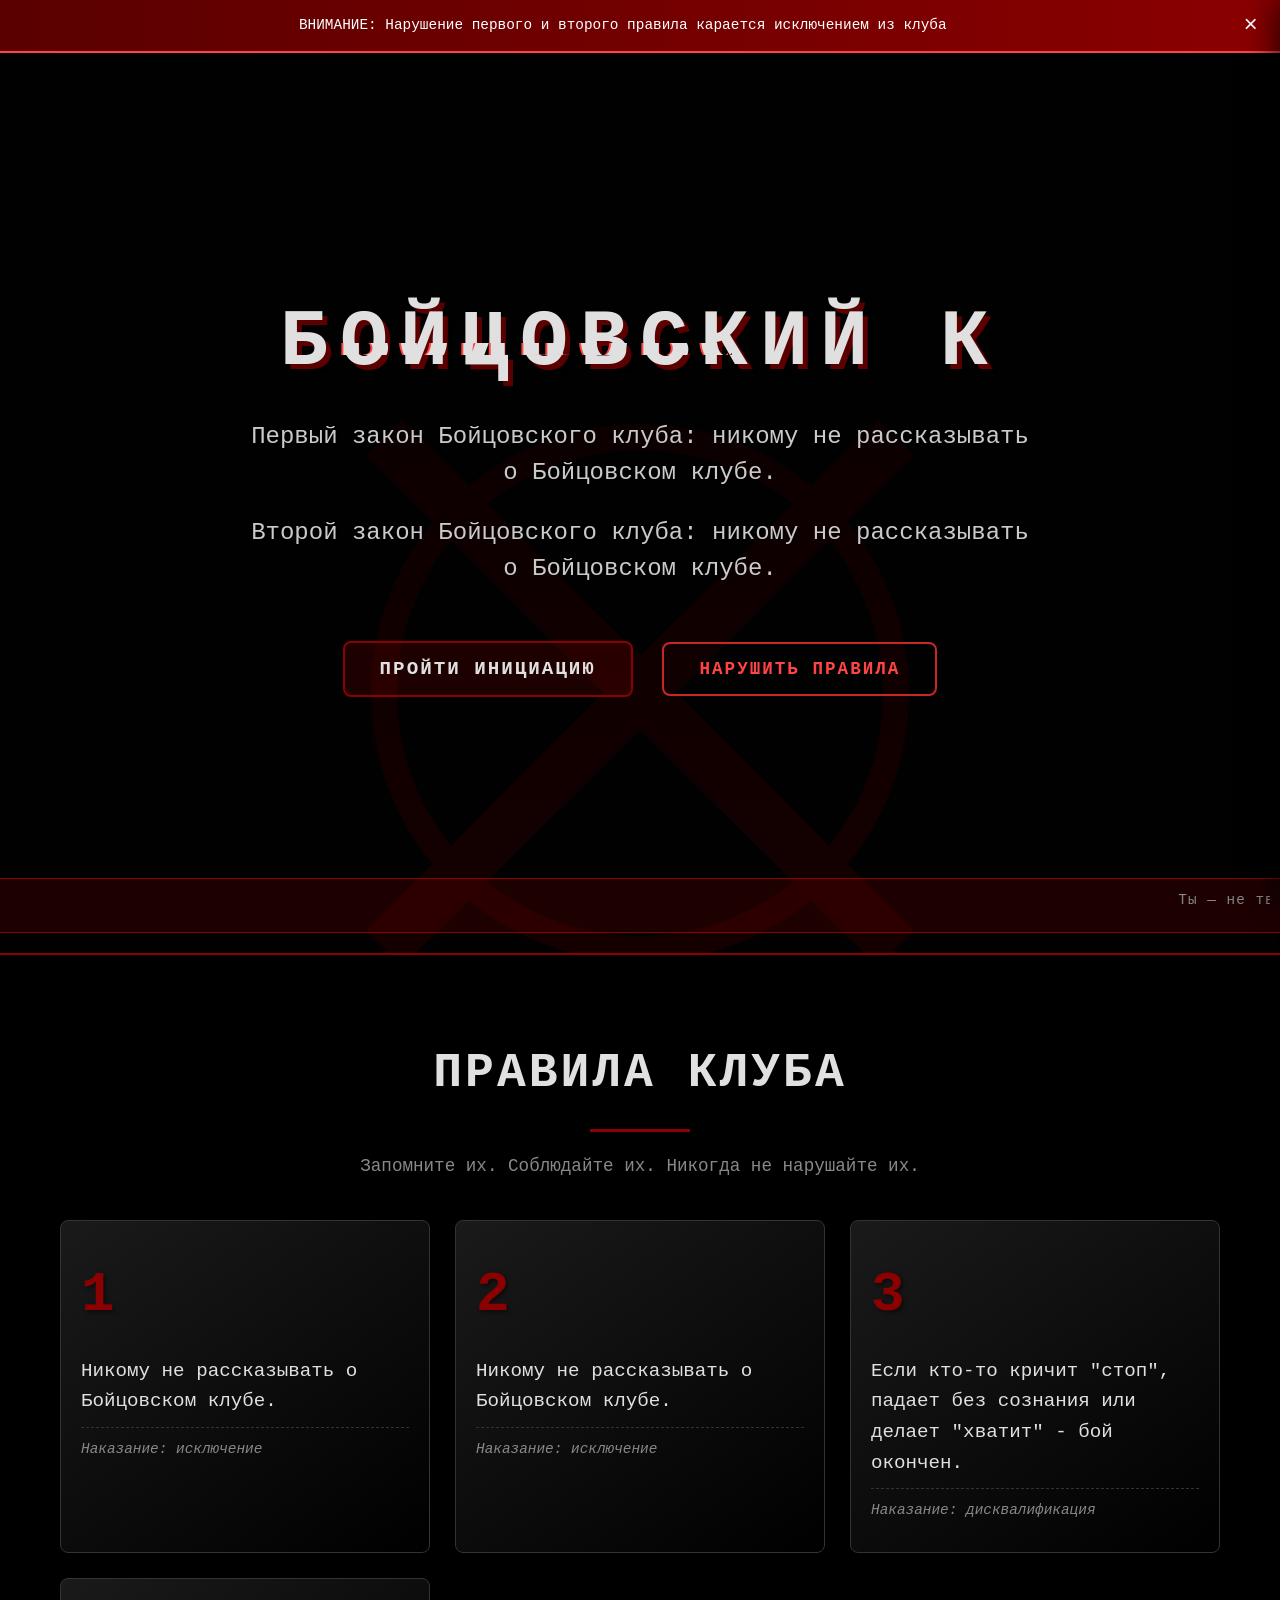
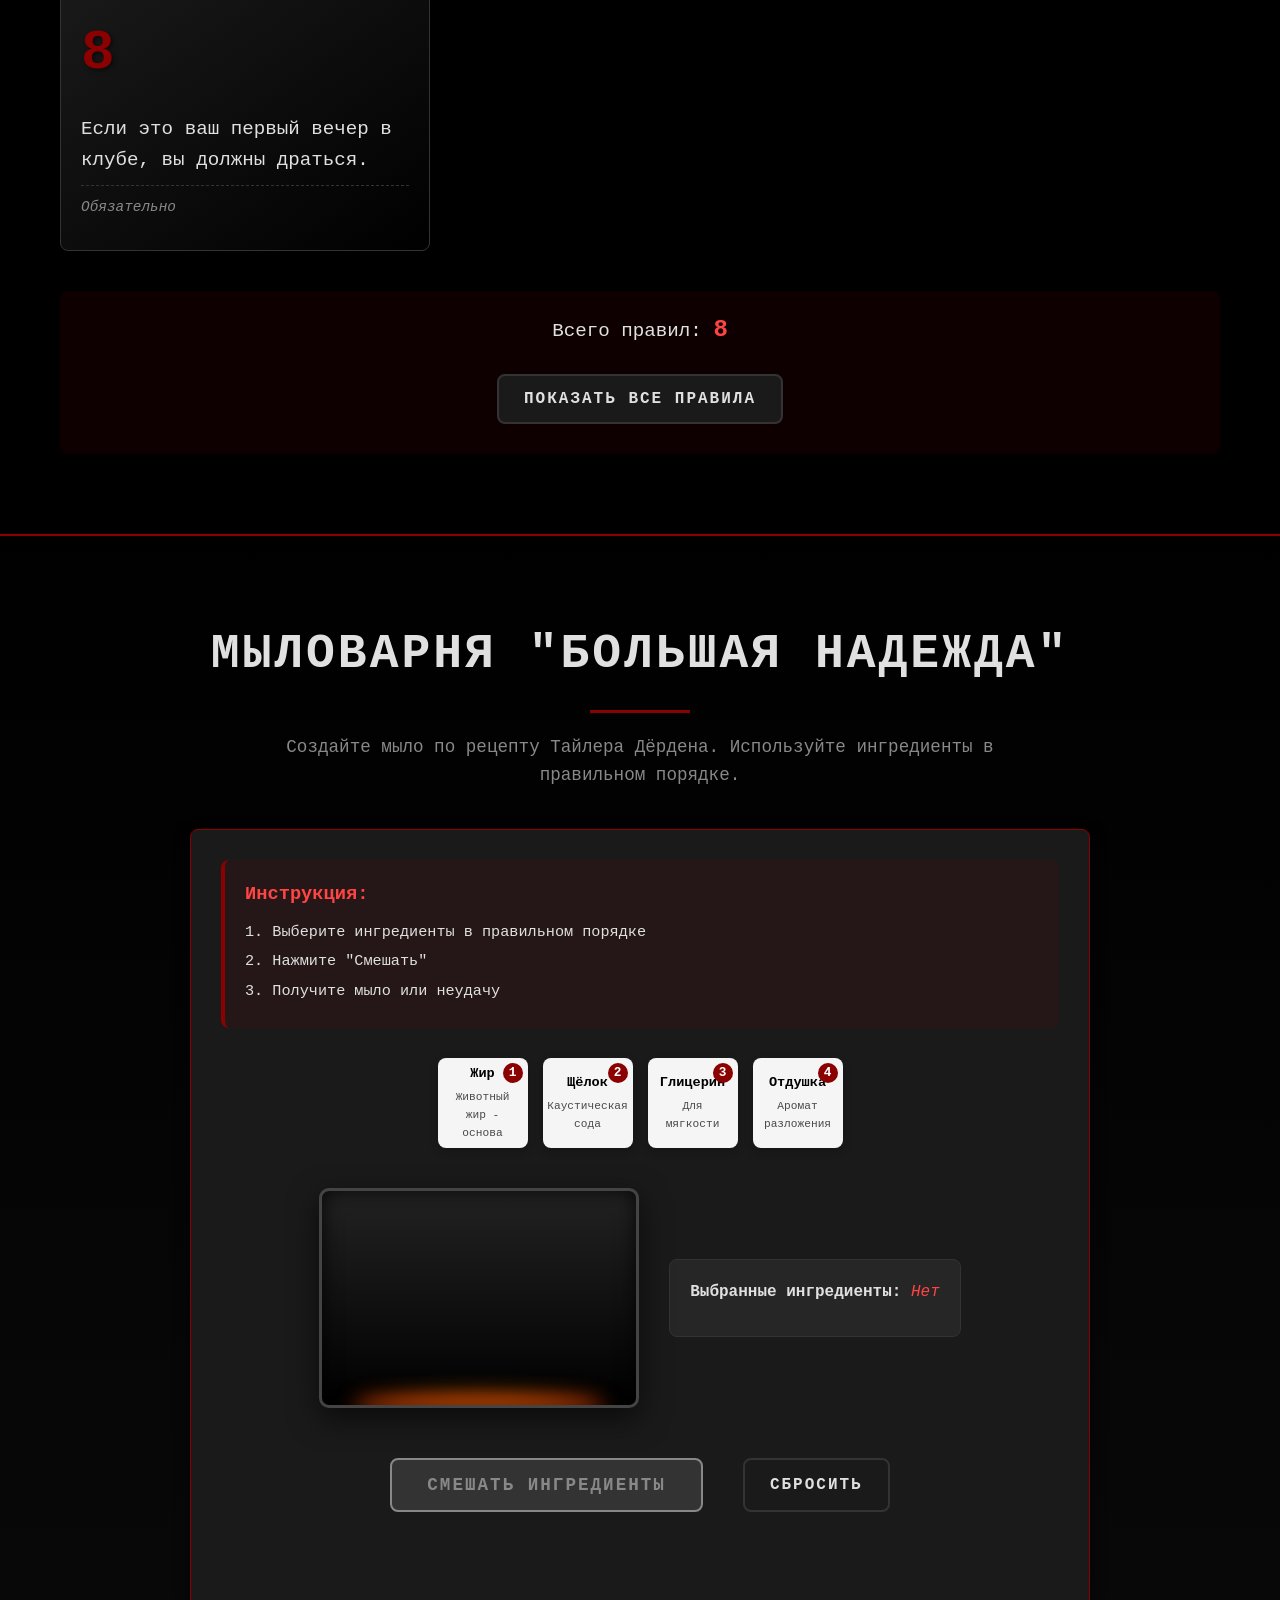
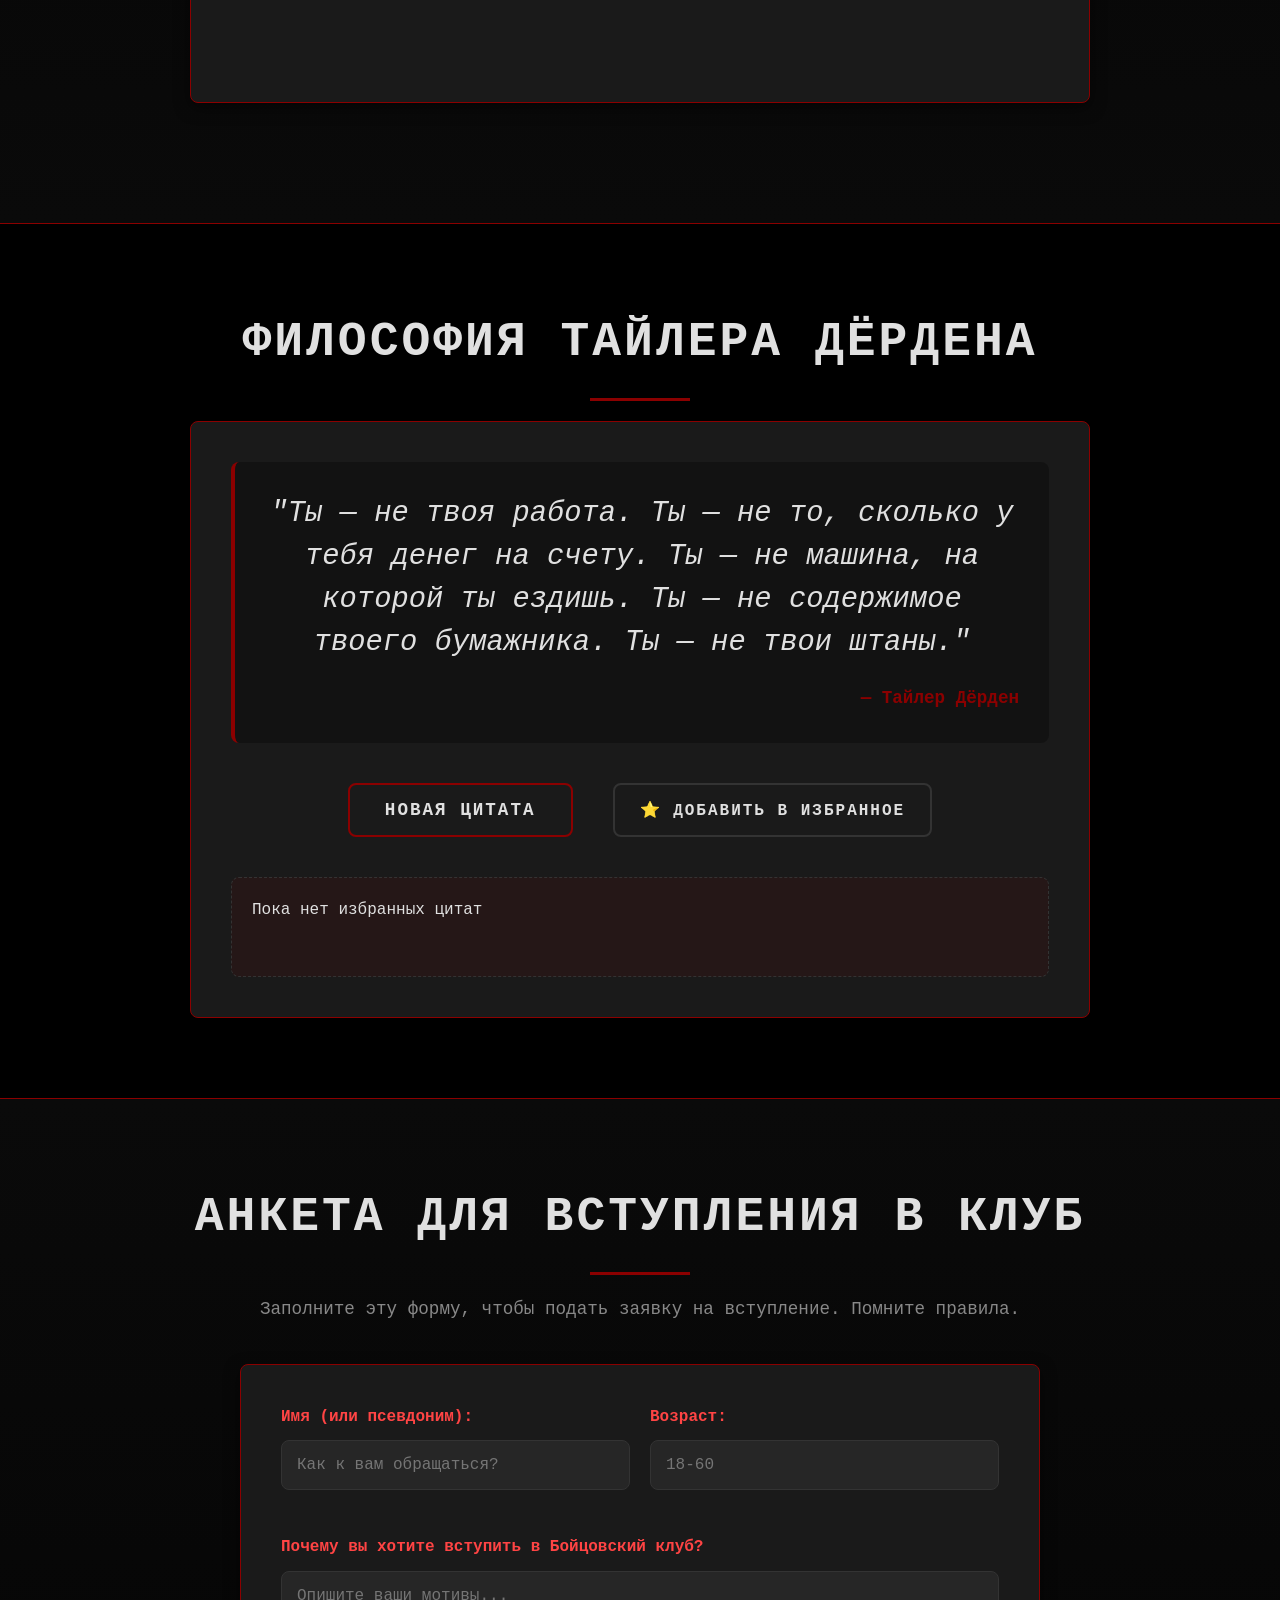
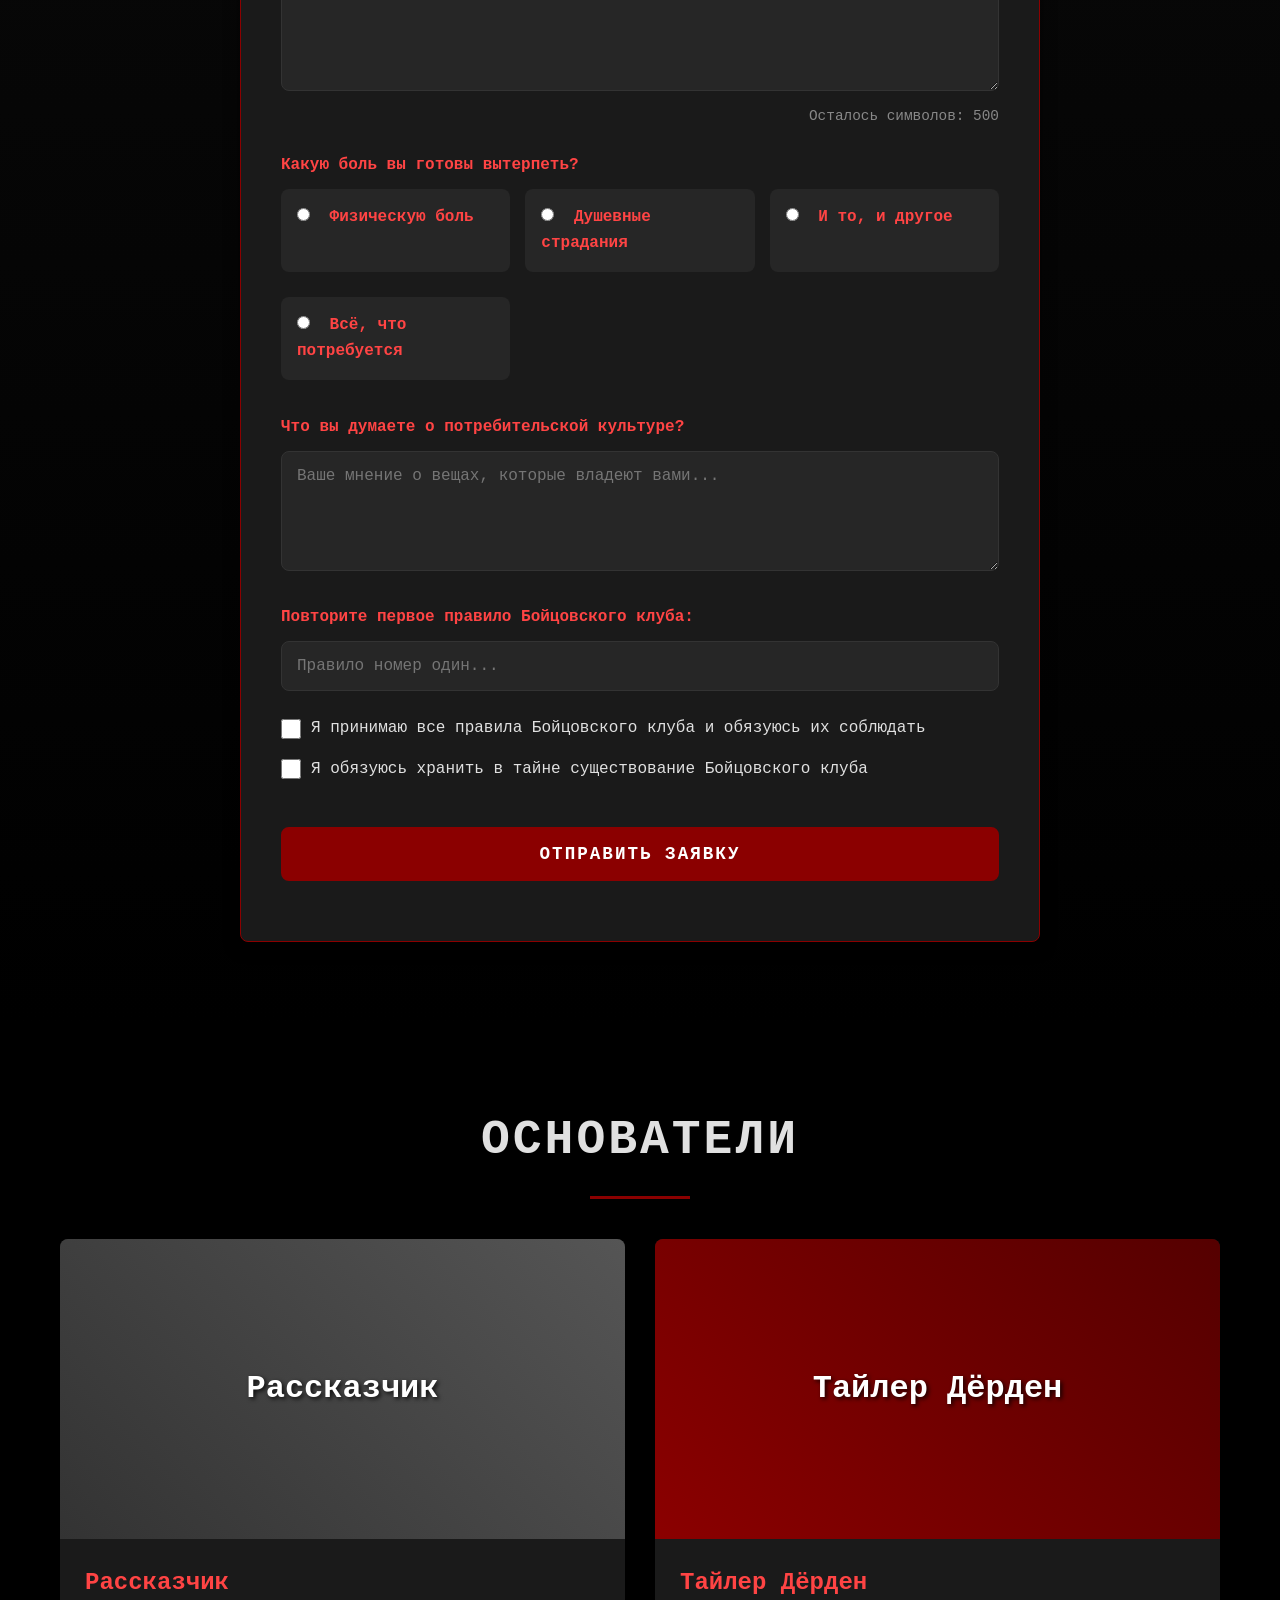
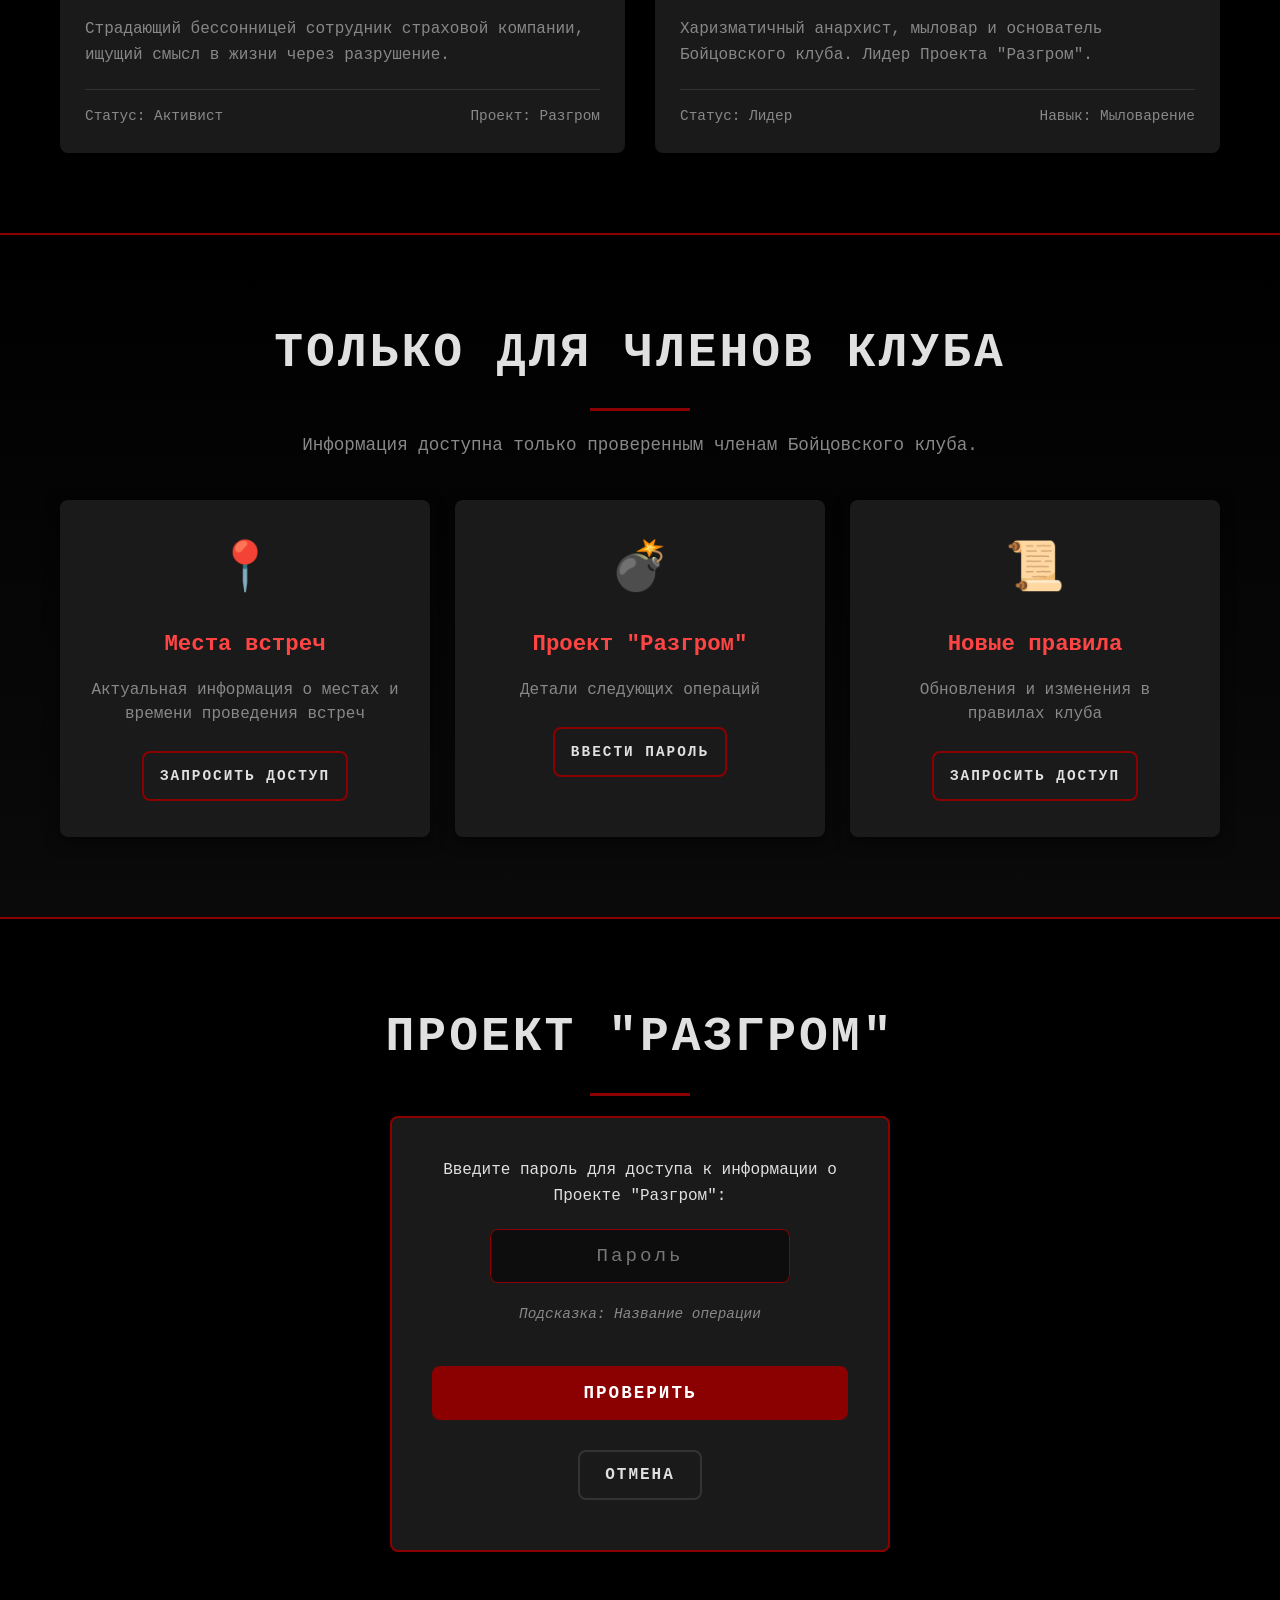
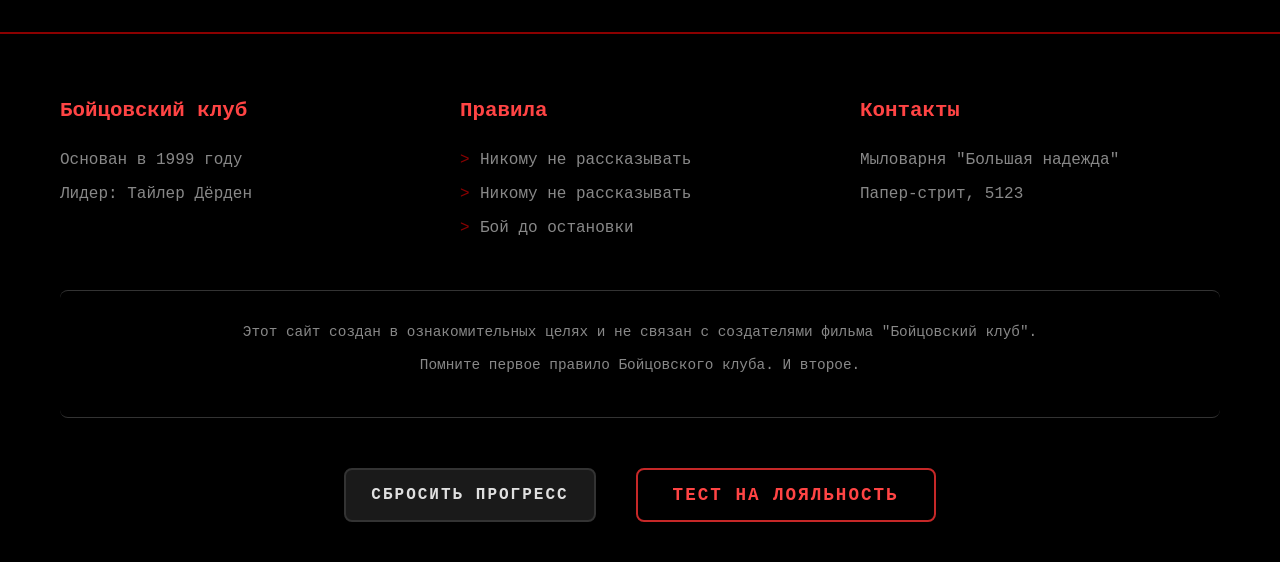
<file: index.html>
<!DOCTYPE html>
<html lang="ru">
<head>
    <meta charset="UTF-8">
    <meta name="viewport" content="width=device-width, initial-scale=1.0">
    <meta name="description" content="Бойцовский клуб - только для избранных. Первое правило: никому не рассказывать о Бойцовском клубе.">
    <title>Бойцовский клуб | Только для избранных</title>
    <link rel="stylesheet" href="css/main.css">
    <link rel="preconnect" href="https://fonts.googleapis.com">
    <link rel="preconnect" href="https://fonts.gstatic.com" crossorigin>
</head>
<body>
    <!-- Баннер предупреждения -->
    <div class="warning-banner" id="warningBanner">
        <span>ВНИМАНИЕ: Нарушение первого и второго правила карается исключением из клуба</span>
        <button class="close-banner" onclick="closeBanner()">×</button>
    </div>
    
    <!-- Мобильное меню -->
    <button class="mobile-menu-btn" id="mobileMenuBtn" aria-label="Открыть меню">☰</button>
    <div class="overlay" id="overlay"></div>
    
    <nav class="mobile-nav" id="mobileNav">
        <button class="close-mobile-menu" onclick="closeMobileMenu()">×</button>
        <a href="#rules" onclick="closeMobileMenu()">Правила</a>
        <a href="#soap-game" onclick="closeMobileMenu()">Мыловарня</a>
        <a href="#philosophy" onclick="closeMobileMenu()">Философия</a>
        <a href="#application" onclick="closeMobileMenu()">Вступление</a>
        <a href="#characters" onclick="closeMobileMenu()">Основатели</a>
        <a href="#members" onclick="closeMobileMenu()">Члены клуба</a>
        <a href="#secret" onclick="closeMobileMenu()">Проект "Разгром"</a>
        <a href="warning.html" onclick="testRules()">Тест на лояльность</a>
    </nav>
    
    <!-- Главный заголовок -->
    <header class="main-header">
        <div class="header-content">
            <h1 class="title glitch" data-text="БОЙЦОВСКИЙ КЛУБ">БОЙЦОВСКИЙ КЛУБ</h1>
            <p class="subtitle">Первый закон Бойцовского клуба: никому не рассказывать о Бойцовском клубе.</p>
            <p class="subtitle">Второй закон Бойцовского клуба: никому не рассказывать о Бойцовском клубе.</p>
            <button class="initiation-btn" onclick="scrollToApplication()">Пройти инициацию</button>
            <button class="warning-btn" onclick="redirectToWarning()">Нарушить правила</button>
        </div>
        <div class="scrolling-text">
            <marquee behavior="scroll" direction="left" scrollamount="3">
                Ты — не твоя работа. Ты — не то, сколько у тебя денег на счету. Ты — не машина, на которой ты ездишь.
            </marquee>
        </div>
    </header>
    
    <!-- Правила клуба -->
    <section class="rules-section" id="rules">
        <div class="container">
            <h2 class="section-title">Правила клуба</h2>
            <p class="section-subtitle">Запомните их. Соблюдайте их. Никогда не нарушайте их.</p>
            
            <div class="rules-container">
                <div class="rule-card" onclick="toggleRule(this)" data-rule="1">
                    <div class="rule-number">1</div>
                    <div class="rule-text">Никому не рассказывать о Бойцовском клубе.</div>
                    <div class="rule-penalty">Наказание: исключение</div>
                </div>
                
                <div class="rule-card" onclick="toggleRule(this)" data-rule="2">
                    <div class="rule-number">2</div>
                    <div class="rule-text">Никому не рассказывать о Бойцовском клубе.</div>
                    <div class="rule-penalty">Наказание: исключение</div>
                </div>
                
                <div class="rule-card" onclick="toggleRule(this)" data-rule="3">
                    <div class="rule-number">3</div>
                    <div class="rule-text">Если кто-то кричит "стоп", падает без сознания или делает "хватит" - бой окончен.</div>
                    <div class="rule-penalty">Наказание: дисквалификация</div>
                </div>
                
                <div class="rule-card" onclick="toggleRule(this)" data-rule="8">
                    <div class="rule-number">8</div>
                    <div class="rule-text">Если это ваш первый вечер в клубе, вы должны драться.</div>
                    <div class="rule-penalty">Обязательно</div>
                </div>
            </div>
            
            <div class="rules-counter">
                <p>Всего правил: <span id="rulesCount">8</span></p>
                <button class="btn-secondary" onclick="showAllRules()">Показать все правила</button>
            </div>
        </div>
    </section>
    
    <!-- Мыловарня -->
    <section class="soap-game-section" id="soap-game">
        <div class="container">
            <h2 class="section-title">Мыловарня "Большая надежда"</h2>
            <p class="section-subtitle">Создайте мыло по рецепту Тайлера Дёрдена. Используйте ингредиенты в правильном порядке.</p>
            
            <div class="soap-game-container">
                <div class="game-instructions">
                    <h3>Инструкция:</h3>
                    <p>1. Выберите ингредиенты в правильном порядке</p>
                    <p>2. Нажмите "Смешать"</p>
                    <p>3. Получите мыло или неудачу</p>
                </div>
                
                <div class="ingredients">
                    <div class="ingredient" data-ingredient="fat" data-order="1">
                        <span>Жир</span>
                        <div class="ingredient-desc">Животный жир - основа</div>
                    </div>
                    <div class="ingredient" data-ingredient="lye" data-order="2">
                        <span>Щёлок</span>
                        <div class="ingredient-desc">Каустическая сода</div>
                    </div>
                    <div class="ingredient" data-ingredient="glycerin" data-order="3">
                        <span>Глицерин</span>
                        <div class="ingredient-desc">Для мягкости</div>
                    </div>
                    <div class="ingredient" data-ingredient="perfume" data-order="4">
                        <span>Отдушка</span>
                        <div class="ingredient-desc">Аромат разложения</div>
                    </div>
                </div>
                
                <div class="game-area">
                    <div class="cauldron" id="cauldron">
                        <div class="cauldron-content" id="cauldronContent"></div>
                        <div class="cauldron-fire"></div>
                    </div>
                    <div class="selected-ingredients" id="selectedIngredients">
                        <p>Выбранные ингредиенты: <span id="ingredientsList">Нет</span></p>
                    </div>
                </div>
                
                <div class="game-controls">
                    <button class="mix-btn" id="mixBtn" onclick="mixIngredients()" disabled>Смешать ингредиенты</button>
                    <button class="btn-secondary" onclick="resetGame()">Сбросить</button>
                </div>
                
                <div class="soap-result">
                    <div id="resultMessage"></div>
                    <div class="crafted-soap" id="craftedSoap">
                        <div class="soap-label">МЫЛО<br>"Большая надежда"</div>
                    </div>
                </div>
            </div>
        </div>
    </section>
    
    <!-- Философия -->
    <section class="philosophy-section" id="philosophy">
        <div class="container">
            <h2 class="section-title">Философия Тайлера Дёрдена</h2>
            <div class="quote-machine">
                <div class="quote-display">
                    <div class="quote" id="quote">"Ты — не твоя работа. Ты — не то, сколько у тебя денег на счету. Ты — не машина, на которой ты ездишь. Ты — не содержимое твоего бумажника. Ты — не твои штаны."</div>
                    <div class="quote-author" id="quoteAuthor">— Тайлер Дёрден</div>
                </div>
                <div class="quote-controls">
                    <button class="new-quote" onclick="newQuote()">Новая цитата</button>
                    <button class="btn-secondary" onclick="addToFavorites()">⭐ Добавить в избранное</button>
                </div>
                <div class="favorites" id="favorites"></div>
            </div>
        </div>
    </section>
    
    <!-- Анкета для вступления -->
    <section class="application-section" id="application">
        <div class="container">
            <h2 class="section-title">Анкета для вступления в клуб</h2>
            <p class="section-subtitle">Заполните эту форму, чтобы подать заявку на вступление. Помните правила.</p>
            
            <div class="application-form">
                <div class="form-row">
                    <div class="form-group">
                        <label for="name">Имя (или псевдоним):</label>
                        <input type="text" id="name" class="form-control" placeholder="Как к вам обращаться?" required>
                    </div>
                    
                    <div class="form-group">
                        <label for="age">Возраст:</label>
                        <input type="number" id="age" class="form-control" min="18" max="60" placeholder="18-60" required>
                    </div>
                </div>
                
                <div class="form-group">
                    <label for="reason">Почему вы хотите вступить в Бойцовский клуб?</label>
                    <textarea id="reason" class="form-control" rows="3" placeholder="Опишите ваши мотивы..." required></textarea>
                    <div class="char-counter">Осталось символов: <span id="reasonCounter">500</span></div>
                </div>
                
                <div class="form-group">
                    <label for="pain">Какую боль вы готовы вытерпеть?</label>
                    <div class="pain-options">
                        <label class="pain-option">
                            <input type="radio" name="pain" value="physical" required>
                            <span>Физическую боль</span>
                        </label>
                        <label class="pain-option">
                            <input type="radio" name="pain" value="emotional">
                            <span>Душевные страдания</span>
                        </label>
                        <label class="pain-option">
                            <input type="radio" name="pain" value="both">
                            <span>И то, и другое</span>
                        </label>
                        <label class="pain-option">
                            <input type="radio" name="pain" value="whatever">
                            <span>Всё, что потребуется</span>
                        </label>
                    </div>
                </div>
                
                <div class="form-group">
                    <label for="consumer">Что вы думаете о потребительской культуре?</label>
                    <textarea id="consumer" class="form-control" rows="2" placeholder="Ваше мнение о вещах, которые владеют вами..." required></textarea>
                </div>
                
                <div class="form-group">
                    <label for="rule1">Повторите первое правило Бойцовского клуба:</label>
                    <input type="text" id="rule1" class="form-control" placeholder="Правило номер один..." required>
                </div>
                
                <div class="form-group">
                    <div class="checkbox-group">
                        <input type="checkbox" id="agreeRules" required>
                        <label for="agreeRules">Я принимаю все правила Бойцовского клуба и обязуюсь их соблюдать</label>
                    </div>
                    <div class="checkbox-group">
                        <input type="checkbox" id="agreeSecrecy" required>
                        <label for="agreeSecrecy">Я обязуюсь хранить в тайне существование Бойцовского клуба</label>
                    </div>
                </div>
                
                <button class="submit-btn" onclick="submitApplication()">Отправить заявку</button>
                <div id="applicationResult"></div>
            </div>
        </div>
    </section>
    
    <!-- Основатели -->
    <section class="character-section" id="characters">
        <div class="container">
            <h2 class="section-title">Основатели</h2>
            <div class="character-grid">
                <div class="character-card">
                    <div class="character-img" style="background: linear-gradient(45deg, #333, #555);">
                        <div class="character-label">Рассказчик</div>
                    </div>
                    <div class="character-info">
                        <h3>Рассказчик</h3>
                        <p>Страдающий бессонницей сотрудник страховой компании, ищущий смысл в жизни через разрушение.</p>
                        <div class="character-stats">
                            <span>Статус: Активист</span>
                            <span>Проект: Разгром</span>
                        </div>
                    </div>
                </div>
                <div class="character-card">
                    <div class="character-img" style="background: linear-gradient(45deg, #8b0000, #550000);">
                        <div class="character-label">Тайлер Дёрден</div>
                    </div>
                    <div class="character-info">
                        <h3>Тайлер Дёрден</h3>
                        <p>Харизматичный анархист, мыловар и основатель Бойцовского клуба. Лидер Проекта "Разгром".</p>
                        <div class="character-stats">
                            <span>Статус: Лидер</span>
                            <span>Навык: Мыловарение</span>
                        </div>
                    </div>
                </div>
            </div>
        </div>
    </section>
    
    <!-- Члены клуба -->
    <section class="members-section" id="members">
        <div class="container">
            <h2 class="section-title">Только для членов клуба</h2>
            <p class="section-subtitle">Информация доступна только проверенным членам Бойцовского клуба.</p>
            
            <div class="members-grid">
                <div class="member-card">
                    <div class="member-icon">📍</div>
                    <h3>Места встреч</h3>
                    <p>Актуальная информация о местах и времени проведения встреч</p>
                    <button class="btn-small" onclick="requestAccess('meetings')">Запросить доступ</button>
                </div>
                <div class="member-card">
                    <div class="member-icon">💣</div>
                    <h3>Проект "Разгром"</h3>
                    <p>Детали следующих операций</p>
                    <button class="btn-small" onclick="showPasswordPrompt()">Ввести пароль</button>
                </div>
                <div class="member-card">
                    <div class="member-icon">📜</div>
                    <h3>Новые правила</h3>
                    <p>Обновления и изменения в правилах клуба</p>
                    <button class="btn-small" onclick="requestAccess('rules')">Запросить доступ</button>
                </div>
            </div>
        </div>
    </section>
    
    <!-- Проект "Разгром" -->
    <section class="secret-section" id="secret">
        <div class="container">
            <h2 class="section-title">Проект "Разгром"</h2>
            <div class="password-prompt" id="passwordPrompt">
                <p>Введите пароль для доступа к информации о Проекте "Разгром":</p>
                <input type="password" class="password-input" id="password" placeholder="Пароль" autocomplete="off">
                <div class="password-hint">Подсказка: Название операции</div>
                <button class="submit-btn" onclick="checkPassword()">Проверить</button>
                <button class="btn-secondary" onclick="hidePasswordPrompt()">Отмена</button>
            </div>
            <div class="secret-content" id="secretContent">
                <h3>Проект "Разгром"</h3>
                <div class="mission-info">
                    <div class="mission-card">
                        <h4>Основная миссия</h4>
                        <p>Уничтожить историю долгов. Стереть кредитные записи. Вернуть общество к нулю.</p>
                    </div>
                    <div class="mission-card">
                        <h4>Следующая цель</h4>
                        <p>Здание Национальной кредитной библиотеки. Взрыв запланирован на 2:14 утра.</p>
                    </div>
                    <div class="mission-card">
                        <h4>Статус</h4>
                        <p>Подготовка завершена. Ожидание сигнала.</p>
                    </div>
                </div>
                <div class="mission-countdown">
                    <h4>До следующей операции:</h4>
                    <div class="countdown-timer" id="countdownTimer">
                        <span>00</span>:<span>00</span>:<span>00</span>
                    </div>
                </div>
            </div>
        </div>
    </section>
    
    <!-- Футер -->
    <footer>
        <div class="container">
            <div class="footer-content">
                <div class="footer-section">
                    <h3>Бойцовский клуб</h3>
                    <p>Основан в 1999 году</p>
                    <p>Лидер: Тайлер Дёрден</p>
                </div>
                <div class="footer-section">
                    <h3>Правила</h3>
                    <ul>
                        <li>Никому не рассказывать</li>
                        <li>Никому не рассказывать</li>
                        <li>Бой до остановки</li>
                    </ul>
                </div>
                <div class="footer-section">
                    <h3>Контакты</h3>
                    <p>Мыловарня "Большая надежда"</p>
                    <p>Папер-стрит, 5123</p>
                </div>
            </div>
            <div class="disclaimer">
                <p>Этот сайт создан в ознакомительных целях и не связан с создателями фильма "Бойцовский клуб".</p>
                <p>Помните первое правило Бойцовского клуба. И второе.</p>
            </div>
            <div class="footer-actions">
                <button class="btn-secondary" onclick="resetSite()">Сбросить прогресс</button>
                <button class="warning-btn" onclick="redirectToWarning()">Тест на лояльность</button>
            </div>
        </div>
    </footer>
    
    <!-- Модальное окно -->
    <div class="modal" id="modal">
        <div class="modal-content">
            <button class="modal-close" onclick="closeModal()">×</button>
            <div class="modal-body" id="modalBody"></div>
        </div>
    </div>
    
    <script src="js/main.js"></script>
</body>
</html>
</file>
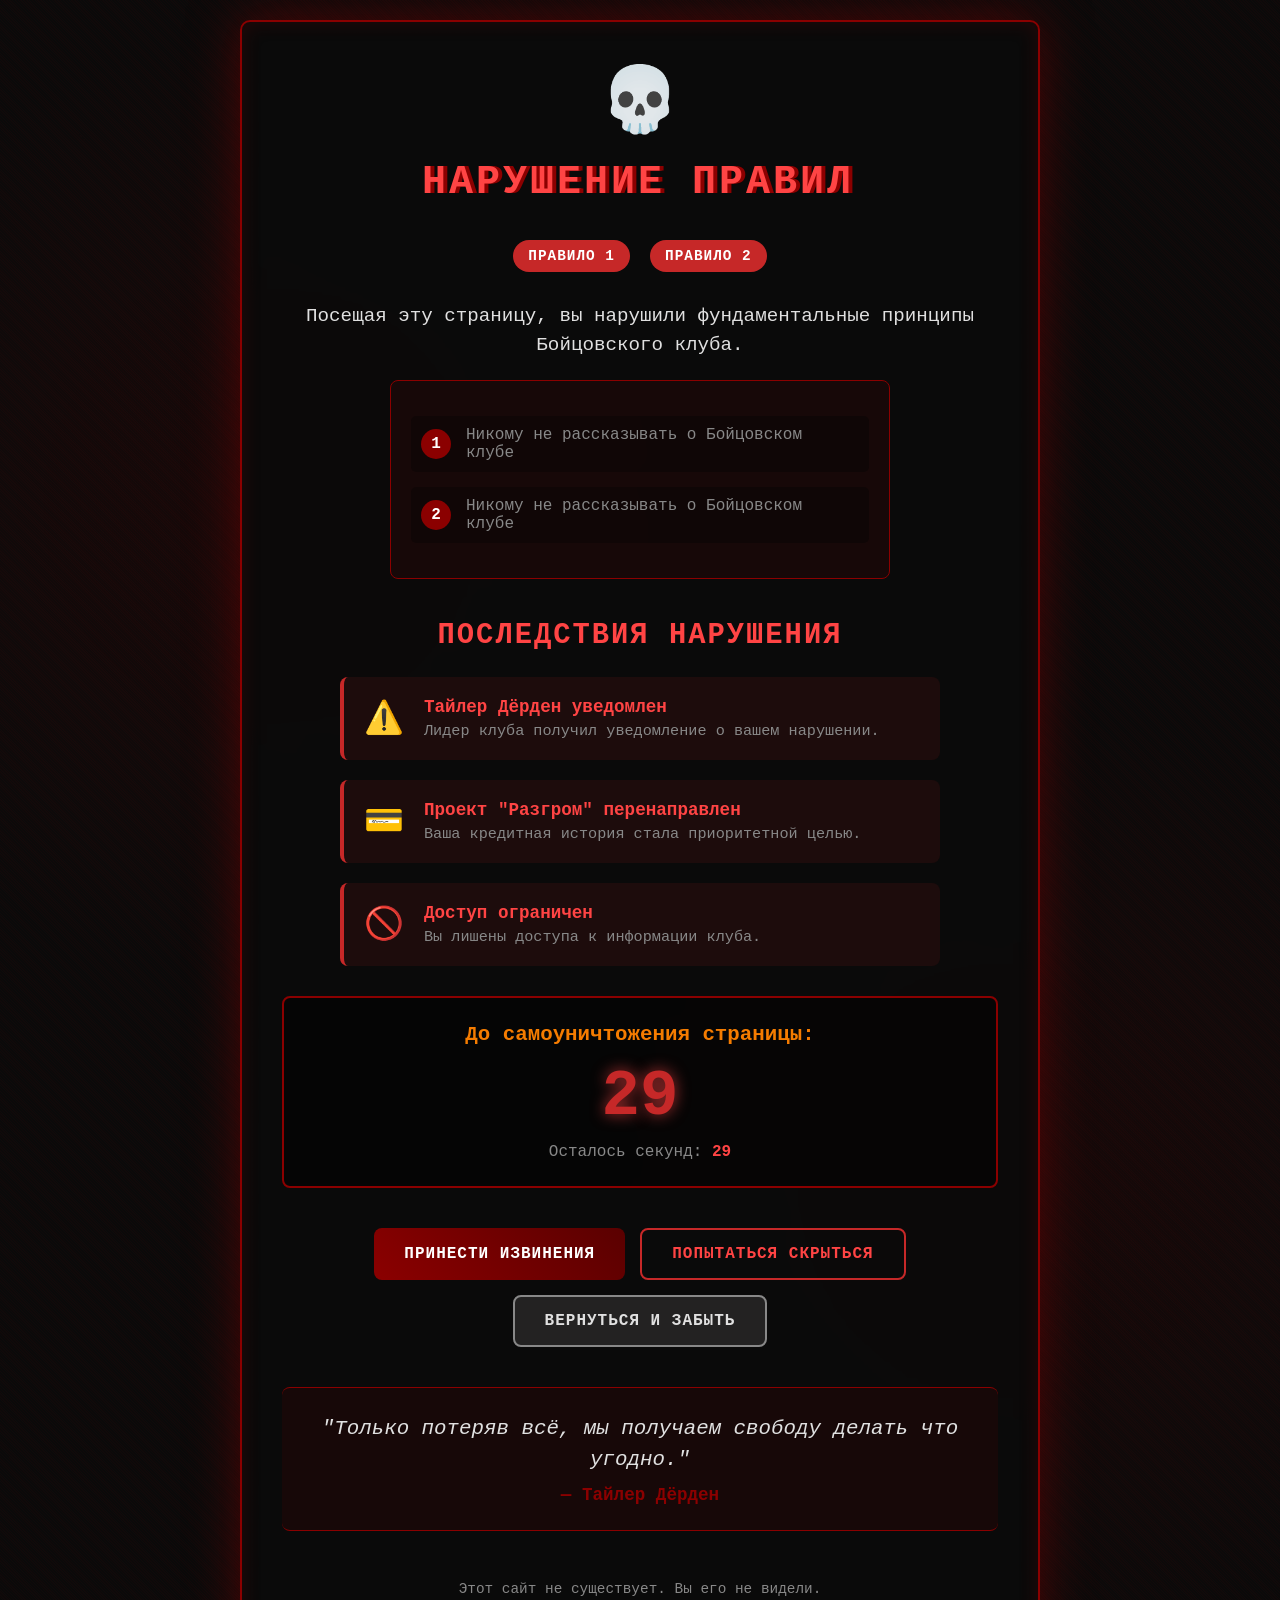
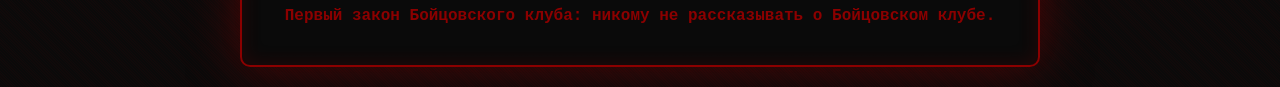
<file: warning.html>
<!DOCTYPE html>
<html lang="ru">
<head>
    <meta charset="UTF-8">
    <meta name="viewport" content="width=device-width, initial-scale=1.0">
    <title>Нарушение правил | Бойцовский клуб</title>
    <link rel="stylesheet" href="css/warning.css">
</head>
<body>
    <div class="warning-container">
        <div class="skull-animation">💀</div>
        
        <div class="warning-header">
            <h1 class="glitch" data-text="НАРУШЕНИЕ ПРАВИЛ">НАРУШЕНИЕ ПРАВИЛ</h1>
            <div class="rule-violation">
                <span class="violation-badge">ПРАВИЛО 1</span>
                <span class="violation-badge">ПРАВИЛО 2</span>
            </div>
        </div>
        
        <div class="violation-details">
            <p class="violation-text">Посещая эту страницу, вы нарушили фундаментальные принципы Бойцовского клуба.</p>
            
            <div class="rules-reminder">
                <div class="rule-item">
                    <span class="rule-number">1</span>
                    <span class="rule-text">Никому не рассказывать о Бойцовском клубе</span>
                </div>
                <div class="rule-item">
                    <span class="rule-number">2</span>
                    <span class="rule-text">Никому не рассказывать о Бойцовском клубе</span>
                </div>
            </div>
        </div>
        
        <div class="consequences">
            <h2>Последствия нарушения</h2>
            
            <div class="consequence-list">
                <div class="consequence-item">
                    <div class="consequence-icon">⚠️</div>
                    <div class="consequence-text">
                        <strong>Тайлер Дёрден уведомлен</strong>
                        <p>Лидер клуба получил уведомление о вашем нарушении.</p>
                    </div>
                </div>
                
                <div class="consequence-item">
                    <div class="consequence-icon">💳</div>
                    <div class="consequence-text">
                        <strong>Проект "Разгром" перенаправлен</strong>
                        <p>Ваша кредитная история стала приоритетной целью.</p>
                    </div>
                </div>
                
                <div class="consequence-item">
                    <div class="consequence-icon">🚫</div>
                    <div class="consequence-text">
                        <strong>Доступ ограничен</strong>
                        <p>Вы лишены доступа к информации клуба.</p>
                    </div>
                </div>
            </div>
            
            <div class="countdown-section">
                <h3>До самоуничтожения страницы:</h3>
                <div class="countdown-display" id="countdown">30</div>
                <p class="countdown-text">Осталось секунд: <span id="seconds">30</span></p>
            </div>
        </div>
        
        <div class="action-buttons">
            <button class="action-btn apology-btn" onclick="showApology()">Принести извинения</button>
            <button class="action-btn escape-btn" onclick="attemptEscape()">Попытаться скрыться</button>
            <button class="action-btn return-btn" onclick="returnToMain()">Вернуться и забыть</button>
        </div>
        
        <div id="apologyResult" class="result-message">
            <div class="result-content">
                <h3>Извинения приняты, но не одобрены</h3>
                <p>Продолжайте молчать. Никому не рассказывайте.</p>
                <p class="redirect-text">Перенаправление через <span id="redirectCount">3</span> секунд...</p>
            </div>
        </div>
        
        <div id="escapeResult" class="result-message">
            <div class="result-content">
                <h3>Попытка неудачна</h3>
                <p>Вы не можете скрыться от последствий своих действий.</p>
                <p>Примите ответственность за нарушение правил.</p>
            </div>
        </div>
        
        <div class="quote-section">
            <p class="quote">"Только потеряв всё, мы получаем свободу делать что угодно."</p>
            <p class="quote-author">— Тайлер Дёрден</p>
        </div>
        
        <div class="footer-warning">
            <p class="disclaimer">Этот сайт не существует. Вы его не видели.</p>
            <p class="reminder">Первый закон Бойцовского клуба: никому не рассказывать о Бойцовском клубе.</p>
        </div>
    </div>
    
    <div class="destruction-overlay" id="destructionOverlay">
        <div class="destruction-content">
            <h1 class="destruction-text">САМОУНИЧТОЖЕНИЕ</h1>
            <p class="destruction-subtext">Правила нарушены. Соединение разорвано.</p>
            <div class="destruction-animation">💥🔥💀</div>
        </div>
    </div>
    
    <script src="js/warning.js"></script>
</body>
</html>
</file>
<file: css/main.css>
/* Основные переменные и сброс */
:root {
    --primary: #0a0a0a;
    --primary-dark: #000000;
    --primary-light: #1a1a1a;
    --accent: #8b0000;
    --accent-dark: #5a0000;
    --accent-light: #b30000;
    --text: #e0e0e0;
    --text-muted: #888;
    --highlight: #ff4444;
    --soap: #f5f5f5;
    --success: #2e7d32;
    --warning: #f57c00;
    --danger: #c62828;
    --border: #333;
    --shadow: 0 5px 15px rgba(0, 0, 0, 0.5);
    --transition: all 0.3s ease;
    --radius: 8px;
}

* {
    margin: 0;
    padding: 0;
    box-sizing: border-box;
    font-family: 'Courier New', 'Consolas', monospace;
    -webkit-tap-highlight-color: transparent;
}

html {
    scroll-behavior: smooth;
    font-size: 16px;
}

body {
    background-color: var(--primary);
    color: var(--text);
    line-height: 1.6;
    overflow-x: hidden;
    min-height: 100vh;
    background-image: 
        radial-gradient(circle at 10% 20%, rgba(139, 0, 0, 0.05) 0%, transparent 20%),
        radial-gradient(circle at 90% 80%, rgba(139, 0, 0, 0.05) 0%, transparent 20%),
        repeating-linear-gradient(45deg, transparent, transparent 2px, rgba(139, 0, 0, 0.02) 2px, rgba(139, 0, 0, 0.02) 4px);
}

/* Баннер предупреждения */
.warning-banner {
    background: linear-gradient(90deg, var(--accent-dark), var(--accent));
    color: white;
    text-align: center;
    padding: 12px;
    font-size: 0.9rem;
    position: sticky;
    top: 0;
    z-index: 1001;
    display: flex;
    justify-content: space-between;
    align-items: center;
    animation: pulse 3s infinite;
    border-bottom: 2px solid var(--highlight);
}

.warning-banner span {
    flex: 1;
}

.close-banner {
    background: none;
    border: none;
    color: white;
    font-size: 1.5rem;
    cursor: pointer;
    padding: 0 10px;
    transition: var(--transition);
}

.close-banner:hover {
    color: var(--highlight);
    transform: scale(1.2);
}

/* Мобильное меню */
.mobile-menu-btn {
    display: none;
    position: fixed;
    top: 15px;
    right: 15px;
    z-index: 1002;
    background: var(--accent);
    color: white;
    border: none;
    width: 50px;
    height: 50px;
    border-radius: var(--radius);
    font-size: 1.5rem;
    cursor: pointer;
    flex-direction: column;
    justify-content: center;
    align-items: center;
    transition: var(--transition);
    box-shadow: var(--shadow);
}

.mobile-menu-btn:hover {
    background: var(--accent-light);
    transform: scale(1.05);
}

.mobile-nav {
    position: fixed;
    top: 0;
    right: 0;
    bottom: 0;
    width: 85%;
    max-width: 350px;
    background: var(--primary-dark);
    z-index: 1003;
    padding: 70px 25px 30px;
    transform: translateX(100%);
    transition: transform 0.4s cubic-bezier(0.4, 0, 0.2, 1);
    overflow-y: auto;
    border-left: 2px solid var(--accent);
    box-shadow: -5px 0 30px rgba(0, 0, 0, 0.7);
}

.mobile-nav.active {
    transform: translateX(0);
}

.close-mobile-menu {
    position: absolute;
    top: 15px;
    right: 15px;
    background: none;
    border: none;
    color: var(--text);
    font-size: 2rem;
    cursor: pointer;
    transition: var(--transition);
}

.close-mobile-menu:hover {
    color: var(--accent);
}

.mobile-nav a {
    display: block;
    color: var(--text);
    text-decoration: none;
    padding: 18px 15px;
    border-bottom: 1px solid var(--border);
    font-size: 1.1rem;
    transition: var(--transition);
    position: relative;
    overflow: hidden;
}

.mobile-nav a:hover,
.mobile-nav a:active {
    color: var(--highlight);
    background: rgba(139, 0, 0, 0.1);
    padding-left: 25px;
}

.mobile-nav a::before {
    content: '>';
    position: absolute;
    left: -20px;
    transition: var(--transition);
    color: var(--accent);
}

.mobile-nav a:hover::before {
    left: 10px;
}

.overlay {
    display: none;
    position: fixed;
    top: 0;
    left: 0;
    right: 0;
    bottom: 0;
    background: rgba(0, 0, 0, 0.8);
    z-index: 1000;
    backdrop-filter: blur(3px);
}

.overlay.active {
    display: block;
}

/* Главный заголовок */
.main-header {
    background: linear-gradient(rgba(0, 0, 0, 0.95), rgba(0, 0, 0, 0.85)),
                url('data:image/svg+xml;utf8,<svg xmlns="http://www.w3.org/2000/svg" width="100" height="100" viewBox="0 0 100 100"><rect width="100" height="100" fill="%230a0a0a"/><path d="M30,30 L70,70 M70,30 L30,70" stroke="%238b0000" stroke-width="4"/><circle cx="50" cy="50" r="20" stroke="%238b0000" stroke-width="2" fill="none"/></svg>');
    background-size: cover;
    min-height: 100vh;
    height: auto;
    display: flex;
    flex-direction: column;
    justify-content: center;
    align-items: center;
    text-align: center;
    position: relative;
    overflow: hidden;
    padding: 20px;
}

.header-content {
    max-width: 900px;
    padding: 40px 20px;
    position: relative;
    z-index: 2;
}

.title {
    font-size: clamp(2.5rem, 10vw, 5rem);
    text-transform: uppercase;
    letter-spacing: clamp(4px, 4vw, 12px);
    margin-bottom: 2rem;
    text-shadow: 5px 5px 0 var(--accent-dark),
                 10px 10px 0 rgba(0, 0, 0, 0.3);
    animation: flicker 6s infinite alternate, float 8s ease-in-out infinite;
    position: relative;
    word-break: break-word;
    font-weight: 900;
    line-height: 1.1;
}

@keyframes flicker {
    0%, 19%, 21%, 23%, 25%, 54%, 56%, 100% {
        opacity: 1;
        text-shadow: 5px 5px 0 var(--accent-dark),
                     10px 10px 0 rgba(0, 0, 0, 0.3);
    }
    20%, 24%, 55% {
        opacity: 0.7;
        text-shadow: 5px 5px 10px var(--highlight);
    }
}

@keyframes float {
    0%, 100% { transform: translateY(0) rotate(0deg); }
    33% { transform: translateY(-10px) rotate(-0.5deg); }
    66% { transform: translateY(-5px) rotate(0.5deg); }
}

.subtitle {
    font-size: clamp(1.1rem, 4vw, 1.5rem);
    max-width: 800px;
    margin: 0 auto 1.5rem;
    opacity: 0.9;
    line-height: 1.5;
    text-shadow: 1px 1px 2px rgba(0, 0, 0, 0.8);
}

.scrolling-text {
    position: absolute;
    bottom: 20px;
    left: 0;
    right: 0;
    background: rgba(139, 0, 0, 0.2);
    padding: 10px;
    border-top: 1px solid var(--accent);
    border-bottom: 1px solid var(--accent);
    overflow: hidden;
}

.scrolling-text marquee {
    color: var(--text-muted);
    font-size: 0.9rem;
    letter-spacing: 1px;
}

/* Кнопки */
.initiation-btn,
.warning-btn,
.btn-secondary,
.btn-small,
.submit-btn,
.mix-btn,
.new-quote {
    background: transparent;
    color: var(--text);
    border: 2px solid var(--accent);
    padding: 15px 35px;
    font-size: 1.1rem;
    cursor: pointer;
    transition: var(--transition);
    text-transform: uppercase;
    letter-spacing: 2px;
    margin: 10px;
    min-height: 50px;
    display: inline-flex;
    align-items: center;
    justify-content: center;
    text-decoration: none;
    position: relative;
    overflow: hidden;
    border-radius: var(--radius);
    font-weight: bold;
}

.initiation-btn {
    background: rgba(139, 0, 0, 0.2);
    font-size: clamp(1rem, 3vw, 1.2rem);
    margin-top: 30px;
}

.warning-btn {
    border-color: var(--danger);
    color: var(--highlight);
}

.btn-secondary {
    background: var(--primary-light);
    border-color: var(--border);
    padding: 12px 25px;
    font-size: 1rem;
}

.btn-small {
    padding: 8px 16px;
    font-size: 0.9rem;
    margin: 5px 0;
}

.submit-btn {
    background: var(--accent);
    color: white;
    width: 100%;
    margin: 20px 0;
}

.mix-btn {
    background: var(--accent);
    color: white;
}

.new-quote {
    background: var(--primary-light);
}

.initiation-btn:hover,
.warning-btn:hover,
.btn-secondary:hover,
.btn-small:hover,
.submit-btn:hover,
.mix-btn:hover,
.new-quote:hover {
    background: var(--accent);
    border-color: var(--highlight);
    box-shadow: 0 0 25px rgba(139, 0, 0, 0.5);
    transform: translateY(-2px);
}

.warning-btn:hover {
    background: var(--danger);
    border-color: var(--highlight);
}

.submit-btn:hover,
.mix-btn:hover {
    background: var(--accent-light);
}

.btn-secondary:hover {
    background: var(--border);
}

.initiation-btn:active,
.warning-btn:active,
.btn-secondary:active,
.btn-small:active,
.submit-btn:active,
.mix-btn:active,
.new-quote:active {
    transform: translateY(0);
}

.initiation-btn::before,
.warning-btn::before,
.btn-secondary::before,
.btn-small::before,
.submit-btn::before,
.mix-btn::before,
.new-quote::before {
    content: '';
    position: absolute;
    top: 50%;
    left: 50%;
    width: 0;
    height: 0;
    background: rgba(255, 255, 255, 0.1);
    border-radius: 50%;
    transform: translate(-50%, -50%);
    transition: width 0.6s, height 0.6s;
}

.initiation-btn:hover::before,
.warning-btn:hover::before,
.btn-secondary:hover::before,
.btn-small:hover::before,
.submit-btn:hover::before,
.mix-btn:hover::before,
.new-quote:hover::before {
    width: 300px;
    height: 300px;
}

.mix-btn:disabled {
    background: var(--border);
    border-color: var(--text-muted);
    color: var(--text-muted);
    cursor: not-allowed;
    box-shadow: none;
}

.mix-btn:disabled:hover {
    transform: none;
    box-shadow: none;
}

.mix-btn:disabled::before {
    display: none;
}

/* Основные стили контейнеров и секций */
.container {
    max-width: 1200px;
    margin: 0 auto;
    padding: 0 20px;
}

section {
    padding: 80px 0;
    position: relative;
}

.section-title {
    font-size: clamp(2rem, 6vw, 3rem);
    margin-bottom: 20px;
    text-align: center;
    text-transform: uppercase;
    letter-spacing: 3px;
    position: relative;
    padding-bottom: 20px;
}

.section-title::after {
    content: '';
    position: absolute;
    bottom: 0;
    left: 50%;
    transform: translateX(-50%);
    width: 100px;
    height: 3px;
    background: var(--accent);
}

.section-subtitle {
    text-align: center;
    color: var(--text-muted);
    margin-bottom: 40px;
    font-size: 1.1rem;
    max-width: 800px;
    margin-left: auto;
    margin-right: auto;
}

/* Правила */
.rules-section {
    background: var(--primary-dark);
    border-top: 2px solid var(--accent);
    border-bottom: 2px solid var(--accent);
}

.rules-container {
    display: grid;
    grid-template-columns: repeat(auto-fit, minmax(280px, 1fr));
    gap: 25px;
    margin-top: 40px;
}

.rule-card {
    background: linear-gradient(145deg, var(--primary-light), var(--primary-dark));
    border: 1px solid var(--border);
    border-radius: var(--radius);
    padding: 30px 20px;
    transition: var(--transition);
    cursor: pointer;
    position: relative;
    overflow: hidden;
    box-shadow: var(--shadow);
}

.rule-card:hover {
    transform: translateY(-10px) rotate(1deg);
    border-color: var(--accent);
    box-shadow: 0 20px 40px rgba(139, 0, 0, 0.3);
}

.rule-card.active {
    background: linear-gradient(145deg, #1a0a0a, #0a0a0a);
    border-color: var(--highlight);
}

.rule-number {
    font-size: 3.5rem;
    color: var(--accent);
    margin-bottom: 15px;
    transition: var(--transition);
    font-weight: 900;
    text-shadow: 2px 2px 4px rgba(0, 0, 0, 0.5);
}

.rule-card:hover .rule-number {
    transform: scale(1.2);
    color: var(--highlight);
}

.rule-text {
    font-size: 1.2rem;
    margin-bottom: 10px;
    min-height: 60px;
    display: flex;
    align-items: center;
}

.rule-penalty {
    font-size: 0.9rem;
    color: var(--text-muted);
    font-style: italic;
    padding-top: 10px;
    border-top: 1px dashed var(--border);
}

.rules-counter {
    text-align: center;
    margin-top: 40px;
    padding: 20px;
    background: rgba(139, 0, 0, 0.1);
    border-radius: var(--radius);
}

.rules-counter p {
    font-size: 1.2rem;
    margin-bottom: 15px;
}

#rulesCount {
    color: var(--highlight);
    font-weight: bold;
    font-size: 1.5rem;
}

/* Игра "Мыловарня" */
.soap-game-section {
    background: linear-gradient(to bottom, var(--primary-dark), var(--primary));
}

.soap-game-container {
    max-width: 900px;
    margin: 40px auto;
    background: var(--primary-light);
    border-radius: var(--radius);
    padding: 30px;
    box-shadow: var(--shadow);
    border: 1px solid var(--accent);
}

.game-instructions {
    background: rgba(139, 0, 0, 0.1);
    padding: 20px;
    border-radius: var(--radius);
    margin-bottom: 30px;
    border-left: 4px solid var(--accent);
}

.game-instructions h3 {
    color: var(--highlight);
    margin-bottom: 10px;
}

.game-instructions p {
    margin: 5px 0;
    font-size: 0.95rem;
}

.ingredients {
    display: flex;
    flex-wrap: wrap;
    gap: 15px;
    justify-content: center;
    margin: 30px 0;
}

.ingredient {
    width: 90px;
    height: 90px;
    background: var(--soap);
    border-radius: var(--radius);
    display: flex;
    flex-direction: column;
    align-items: center;
    justify-content: center;
    cursor: pointer;
    transition: var(--transition);
    color: var(--primary-dark);
    user-select: none;
    position: relative;
    overflow: hidden;
    box-shadow: 0 4px 8px rgba(0, 0, 0, 0.2);
}

.ingredient:hover {
    transform: translateY(-5px) scale(1.1);
    box-shadow: 0 10px 20px rgba(245, 245, 245, 0.3);
    z-index: 10;
}

.ingredient.selected {
    background: linear-gradient(45deg, var(--soap), #ddd);
    transform: scale(1.05);
    box-shadow: 0 0 0 3px var(--accent);
}

.ingredient span {
    font-weight: bold;
    font-size: 0.85rem;
    text-align: center;
    margin-bottom: 5px;
}

.ingredient-desc {
    font-size: 0.7rem;
    opacity: 0.7;
    text-align: center;
    padding: 0 5px;
}

.ingredient::after {
    content: attr(data-order);
    position: absolute;
    top: 5px;
    right: 5px;
    background: var(--accent);
    color: white;
    width: 20px;
    height: 20px;
    border-radius: 50%;
    display: flex;
    align-items: center;
    justify-content: center;
    font-size: 0.8rem;
    font-weight: bold;
}

.game-area {
    display: flex;
    flex-wrap: wrap;
    gap: 30px;
    justify-content: center;
    align-items: center;
    margin: 40px 0;
}

.cauldron {
    width: 100%;
    max-width: 320px;
    height: 220px;
    background: linear-gradient(to bottom, #222, #000);
    border-radius: 10px;
    position: relative;
    overflow: hidden;
    border: 3px solid #444;
    box-shadow: inset 0 0 20px rgba(0, 0, 0, 0.8),
                0 10px 30px rgba(0, 0, 0, 0.6);
}

.cauldron-content {
    position: absolute;
    bottom: 0;
    left: 0;
    right: 0;
    height: 0%;
    background: linear-gradient(to top, #8a7455, #c9b18a, #e8d5b5);
    transition: height 1s ease-in-out;
    border-radius: 0 0 7px 7px;
}

.cauldron-fire {
    position: absolute;
    bottom: -10px;
    left: 50%;
    transform: translateX(-50%);
    width: 80%;
    height: 20px;
    background: linear-gradient(to top, transparent, #ff4400, #ff8800);
    border-radius: 50%;
    filter: blur(10px);
    animation: fire 2s infinite alternate;
}

@keyframes fire {
    0%, 100% { opacity: 0.7; height: 20px; }
    50% { opacity: 1; height: 30px; }
}

.selected-ingredients {
    background: rgba(255, 255, 255, 0.05);
    padding: 20px;
    border-radius: var(--radius);
    min-width: 250px;
    border: 1px solid var(--border);
}

.selected-ingredients p {
    margin-bottom: 10px;
    font-weight: bold;
}

#ingredientsList {
    color: var(--highlight);
    font-weight: normal;
    font-style: italic;
}

.game-controls {
    display: flex;
    justify-content: center;
    gap: 20px;
    margin: 30px 0;
}

.soap-result {
    margin-top: 30px;
    min-height: 120px;
    display: flex;
    flex-direction: column;
    align-items: center;
    justify-content: center;
}

#resultMessage {
    text-align: center;
    margin-bottom: 20px;
    min-height: 60px;
    display: flex;
    align-items: center;
    justify-content: center;
    flex-direction: column;
}

#resultMessage h3 {
    color: var(--highlight);
    margin-bottom: 10px;
}

#resultMessage p {
    color: var(--text-muted);
}

.crafted-soap {
    width: 150px;
    height: 70px;
    background: linear-gradient(45deg, var(--soap), #e0e0e0);
    border-radius: 5px;
    margin: 20px 0;
    display: none;
    align-items: center;
    justify-content: center;
    font-weight: bold;
    color: var(--primary-dark);
    box-shadow: 0 8px 25px rgba(0, 0, 0, 0.4);
    transform: rotate(-2deg);
    border: 2px solid #ddd;
    position: relative;
    overflow: hidden;
}

.crafted-soap::before {
    content: '';
    position: absolute;
    top: 0;
    left: 0;
    right: 0;
    bottom: 0;
    background: linear-gradient(90deg, 
        transparent 0%, 
        rgba(255, 255, 255, 0.3) 50%, 
        transparent 100%);
    animation: soap-shine 3s infinite;
}

@keyframes soap-shine {
    0% { transform: translateX(-100%); }
    100% { transform: translateX(100%); }
}

.soap-label {
    text-align: center;
    font-size: 0.9rem;
    line-height: 1.3;
    position: relative;
    z-index: 1;
}

/* Философия */
.philosophy-section {
    background: var(--primary-dark);
    border-top: 1px solid var(--accent);
    border-bottom: 1px solid var(--accent);
}

.quote-machine {
    max-width: 900px;
    margin: 0 auto;
    background: var(--primary-light);
    border-radius: var(--radius);
    padding: 40px;
    box-shadow: var(--shadow);
    border: 1px solid var(--accent);
}

.quote-display {
    padding: 30px;
    background: rgba(0, 0, 0, 0.3);
    border-radius: var(--radius);
    margin-bottom: 30px;
    border-left: 4px solid var(--accent);
    min-height: 200px;
    display: flex;
    flex-direction: column;
    justify-content: center;
}

.quote {
    font-size: clamp(1.3rem, 4vw, 1.8rem);
    margin-bottom: 20px;
    font-style: italic;
    line-height: 1.5;
    text-align: center;
}

.quote-author {
    text-align: right;
    color: var(--accent);
    font-size: 1.1rem;
    font-weight: bold;
}

.quote-controls {
    display: flex;
    justify-content: center;
    gap: 20px;
    margin-bottom: 30px;
}

.favorites {
    background: rgba(139, 0, 0, 0.1);
    padding: 20px;
    border-radius: var(--radius);
    border: 1px dashed var(--border);
    min-height: 100px;
}

.favorite-quote {
    background: rgba(255, 255, 255, 0.05);
    padding: 15px;
    margin: 10px 0;
    border-radius: var(--radius);
    border-left: 3px solid var(--accent);
    position: relative;
}

.remove-favorite {
    position: absolute;
    top: 10px;
    right: 10px;
    background: none;
    border: none;
    color: var(--text-muted);
    cursor: pointer;
    font-size: 1.2rem;
}

.remove-favorite:hover {
    color: var(--danger);
}

/* Анкета */
.application-section {
    background: linear-gradient(to bottom, var(--primary), var(--primary-dark));
}

.application-form {
    max-width: 800px;
    margin: 0 auto;
    background: var(--primary-light);
    padding: 40px;
    border-radius: var(--radius);
    box-shadow: var(--shadow);
    border: 1px solid var(--accent);
}

.form-row {
    display: flex;
    flex-wrap: wrap;
    gap: 20px;
    margin-bottom: 20px;
}

.form-row .form-group {
    flex: 1;
    min-width: 250px;
}

.form-group {
    margin-bottom: 25px;
}

.form-group label {
    display: block;
    margin-bottom: 10px;
    font-size: 1rem;
    font-weight: bold;
    color: var(--highlight);
}

.form-control {
    width: 100%;
    padding: 15px;
    background: rgba(255, 255, 255, 0.05);
    border: 1px solid var(--border);
    color: var(--text);
    border-radius: var(--radius);
    font-size: 1rem;
    transition: var(--transition);
}

.form-control:focus {
    outline: none;
    border-color: var(--accent);
    box-shadow: 0 0 0 2px rgba(139, 0, 0, 0.2);
}

textarea.form-control {
    min-height: 120px;
    resize: vertical;
}

.char-counter {
    text-align: right;
    font-size: 0.9rem;
    color: var(--text-muted);
    margin-top: 5px;
}

.pain-options {
    display: grid;
    grid-template-columns: repeat(auto-fit, minmax(200px, 1fr));
    gap: 15px;
}

.pain-option {
    display: flex;
    align-items: center;
    padding: 15px;
    background: rgba(255, 255, 255, 0.05);
    border-radius: var(--radius);
    cursor: pointer;
    transition: var(--transition);
    border: 1px solid transparent;
}

.pain-option:hover {
    background: rgba(139, 0, 0, 0.1);
    border-color: var(--accent);
}

.pain-option input {
    margin-right: 10px;
}

.checkbox-group {
    display: flex;
    align-items: center;
    margin-bottom: 15px;
}

.checkbox-group input {
    margin-right: 10px;
    width: 20px;
    height: 20px;
}

.checkbox-group label {
    margin: 0;
    font-weight: normal;
    color: var(--text);
}

#applicationResult {
    margin-top: 20px;
    padding: 15px;
    border-radius: var(--radius);
    text-align: center;
    font-weight: bold;
    display: none;
}

/* Персонажи */
.character-section {
    background: var(--primary-dark);
}

.character-grid {
    display: grid;
    grid-template-columns: repeat(auto-fit, minmax(300px, 1fr));
    gap: 30px;
    margin-top: 40px;
}

.character-card {
    background: var(--primary-light);
    border-radius: var(--radius);
    overflow: hidden;
    box-shadow: var(--shadow);
    transition: var(--transition);
    position: relative;
}

.character-card:hover {
    transform: translateY(-10px);
    box-shadow: 0 25px 50px rgba(139, 0, 0, 0.3);
}

.character-img {
    height: 300px;
    position: relative;
    display: flex;
    align-items: center;
    justify-content: center;
}

.character-label {
    color: white;
    font-size: 2rem;
    font-weight: bold;
    text-shadow: 2px 2px 4px rgba(0, 0, 0, 0.8);
    text-align: center;
    padding: 20px;
}

.character-info {
    padding: 25px;
}

.character-info h3 {
    color: var(--highlight);
    margin-bottom: 15px;
    font-size: 1.5rem;
}

.character-info p {
    color: var(--text-muted);
    margin-bottom: 20px;
    line-height: 1.6;
}

.character-stats {
    display: flex;
    justify-content: space-between;
    padding-top: 15px;
    border-top: 1px solid var(--border);
    font-size: 0.9rem;
    color: var(--text-muted);
}

/* Члены клуба */
.members-section {
    background: linear-gradient(to bottom, var(--primary-dark), var(--primary));
    border-top: 2px solid var(--accent);
    border-bottom: 2px solid var(--accent);
}

.members-grid {
    display: grid;
    grid-template-columns: repeat(auto-fit, minmax(280px, 1fr));
    gap: 25px;
    margin-top: 40px;
}

.member-card {
    background: var(--primary-light);
    padding: 30px;
    border-radius: var(--radius);
    text-align: center;
    transition: var(--transition);
    border: 1px solid transparent;
    box-shadow: var(--shadow);
}

.member-card:hover {
    transform: translateY(-10px);
    border-color: var(--accent);
    box-shadow: 0 20px 40px rgba(139, 0, 0, 0.3);
}

.member-icon {
    font-size: 3rem;
    margin-bottom: 20px;
    color: var(--accent);
}

.member-card h3 {
    color: var(--highlight);
    margin-bottom: 15px;
    font-size: 1.4rem;
}

.member-card p {
    color: var(--text-muted);
    margin-bottom: 20px;
    line-height: 1.5;
}

/* Секретный раздел */
.secret-section {
    background: var(--primary-dark);
    min-height: 500px;
}

.password-prompt {
    max-width: 500px;
    margin: 0 auto;
    background: var(--primary-light);
    padding: 40px;
    border-radius: var(--radius);
    box-shadow: var(--shadow);
    text-align: center;
    border: 2px solid var(--accent);
}

.password-input {
    width: 100%;
    max-width: 300px;
    padding: 15px;
    margin: 20px 0;
    background: rgba(0, 0, 0, 0.5);
    border: 1px solid var(--accent);
    color: var(--text);
    font-size: 1.2rem;
    text-align: center;
    letter-spacing: 3px;
    border-radius: var(--radius);
}

.password-input:focus {
    outline: none;
    box-shadow: 0 0 20px rgba(139, 0, 0, 0.5);
}

.password-hint {
    color: var(--text-muted);
    font-size: 0.9rem;
    margin-bottom: 20px;
    font-style: italic;
}

.secret-content {
    max-width: 900px;
    margin: 40px auto;
    display: none;
    animation: fadeIn 1s;
}

.mission-info {
    display: grid;
    grid-template-columns: repeat(auto-fit, minmax(250px, 1fr));
    gap: 20px;
    margin: 40px 0;
}

.mission-card {
    background: rgba(139, 0, 0, 0.1);
    padding: 25px;
    border-radius: var(--radius);
    border: 1px solid var(--accent);
}

.mission-card h4 {
    color: var(--highlight);
    margin-bottom: 15px;
    font-size: 1.2rem;
}

.mission-countdown {
    text-align: center;
    padding: 40px;
    background: rgba(0, 0, 0, 0.3);
    border-radius: var(--radius);
    margin-top: 40px;
}

.countdown-timer {
    display: flex;
    justify-content: center;
    gap: 20px;
    margin-top: 20px;
    font-size: 3rem;
    font-weight: bold;
    color: var(--highlight);
    text-shadow: 0 0 10px rgba(255, 68, 68, 0.5);
}

.countdown-timer span {
    background: rgba(0, 0, 0, 0.5);
    padding: 10px 20px;
    border-radius: var(--radius);
    min-width: 80px;
}

/* Футер */
footer {
    background: var(--primary-dark);
    padding: 60px 0 30px;
    border-top: 2px solid var(--accent);
}

.footer-content {
    display: grid;
    grid-template-columns: repeat(auto-fit, minmax(250px, 1fr));
    gap: 40px;
    margin-bottom: 40px;
}

.footer-section h3 {
    color: var(--highlight);
    margin-bottom: 20px;
    font-size: 1.3rem;
}

.footer-section p,
.footer-section li {
    color: var(--text-muted);
    margin-bottom: 10px;
    line-height: 1.5;
}

.footer-section ul {
    list-style: none;
    padding: 0;
}

.footer-section li {
    position: relative;
    padding-left: 20px;
}

.footer-section li::before {
    content: '>';
    position: absolute;
    left: 0;
    color: var(--accent);
}

.disclaimer {
    text-align: center;
    padding: 30px;
    background: rgba(0, 0, 0, 0.3);
    border-radius: var(--radius);
    margin: 40px 0;
    border-top: 1px solid var(--border);
    border-bottom: 1px solid var(--border);
}

.disclaimer p {
    color: var(--text-muted);
    margin-bottom: 10px;
    font-size: 0.9rem;
}

.footer-actions {
    display: flex;
    justify-content: center;
    gap: 20px;
    flex-wrap: wrap;
    margin-top: 30px;
}

/* Модальное окно */
.modal {
    display: none;
    position: fixed;
    top: 0;
    left: 0;
    right: 0;
    bottom: 0;
    background: rgba(0, 0, 0, 0.9);
    z-index: 2000;
    backdrop-filter: blur(5px);
    align-items: center;
    justify-content: center;
    padding: 20px;
}

.modal.active {
    display: flex;
}

.modal-content {
    background: var(--primary-light);
    border-radius: var(--radius);
    max-width: 600px;
    width: 100%;
    max-height: 90vh;
    overflow-y: auto;
    position: relative;
    border: 2px solid var(--accent);
    box-shadow: 0 20px 60px rgba(0, 0, 0, 0.8);
    animation: modalAppear 0.3s ease-out;
}

@keyframes modalAppear {
    from {
        opacity: 0;
        transform: translateY(-50px) scale(0.9);
    }
    to {
        opacity: 1;
        transform: translateY(0) scale(1);
    }
}

.modal-close {
    position: absolute;
    top: 15px;
    right: 15px;
    background: none;
    border: none;
    color: var(--text);
    font-size: 2rem;
    cursor: pointer;
    width: 40px;
    height: 40px;
    display: flex;
    align-items: center;
    justify-content: center;
    border-radius: 50%;
    transition: var(--transition);
    z-index: 10;
}

.modal-close:hover {
    color: var(--highlight);
    background: rgba(255, 255, 255, 0.1);
}

.modal-body {
    padding: 40px;
}

/* Глитч эффект */
.glitch {
    position: relative;
    display: inline-block;
}

.glitch::before,
.glitch::after {
    content: attr(data-text);
    position: absolute;
    top: 0;
    left: 0;
    width: 100%;
    height: 100%;
    background: transparent;
}

.glitch::before {
    left: 2px;
    text-shadow: -2px 0 var(--accent);
    clip: rect(44px, 450px, 56px, 0);
    animation: glitch-anim 5s infinite linear alternate-reverse;
}

.glitch::after {
    left: -2px;
    text-shadow: -2px 0 var(--highlight);
    clip: rect(44px, 450px, 56px, 0);
    animation: glitch-anim2 5s infinite linear alternate-reverse;
}

@keyframes glitch-anim {
    0% { clip: rect(42px, 9999px, 44px, 0); }
    5% { clip: rect(12px, 9999px, 59px, 0); }
    10% { clip: rect(48px, 9999px, 29px, 0); }
    15% { clip: rect(42px, 9999px, 73px, 0); }
    20% { clip: rect(63px, 9999px, 27px, 0); }
    25% { clip: rect(34px, 9999px, 55px, 0); }
    30% { clip: rect(86px, 9999px, 73px, 0); }
    35% { clip: rect(20px, 9999px, 20px, 0); }
    40% { clip: rect(26px, 9999px, 60px, 0); }
    45% { clip: rect(25px, 9999px, 66px, 0); }
    50% { clip: rect(57px, 9999px, 98px, 0); }
    55% { clip: rect(5px, 9999px, 46px, 0); }
    60% { clip: rect(82px, 9999px, 31px, 0); }
    65% { clip: rect(54px, 9999px, 27px, 0); }
    70% { clip: rect(28px, 9999px, 99px, 0); }
    75% { clip: rect(45px, 9999px, 69px, 0); }
    80% { clip: rect(23px, 9999px, 85px, 0); }
    85% { clip: rect(54px, 9999px, 84px, 0); }
    90% { clip: rect(45px, 9999px, 47px, 0); }
    95% { clip: rect(37px, 9999px, 39px, 0); }
    100% { clip: rect(4px, 9999px, 14px, 0); }
}

@keyframes glitch-anim2 {
    0% { clip: rect(65px, 9999px, 100px, 0); }
    5% { clip: rect(52px, 9999px, 74px, 0); }
    10% { clip: rect(79px, 9999px, 85px, 0); }
    15% { clip: rect(75px, 9999px, 5px, 0); }
    20% { clip: rect(67px, 9999px, 61px, 0); }
    25% { clip: rect(14px, 9999px, 79px, 0); }
    30% { clip: rect(1px, 9999px, 66px, 0); }
    35% { clip: rect(86px, 9999px, 30px, 0); }
    40% { clip: rect(23px, 9999px, 98px, 0); }
    45% { clip: rect(85px, 9999px, 72px, 0); }
    50% { clip: rect(71px, 9999px, 75px, 0); }
    55% { clip: rect(2px, 9999px, 48px, 0); }
    60% { clip: rect(30px, 9999px, 16px, 0); }
    65% { clip: rect(59px, 9999px, 50px, 0); }
    70% { clip: rect(41px, 9999px, 62px, 0); }
    75% { clip: rect(2px, 9999px, 82px, 0); }
    80% { clip: rect(47px, 9999px, 73px, 0); }
    85% { clip: rect(3px, 9999px, 27px, 0); }
    90% { clip: rect(26px, 9999px, 55px, 0); }
    95% { clip: rect(42px, 9999px, 97px, 0); }
    100% { clip: rect(38px, 9999px, 49px, 0); }
}

/* Анимации */
@keyframes pulse {
    0% { opacity: 0.8; }
    50% { opacity: 1; }
    100% { opacity: 0.8; }
}

@keyframes fadeIn {
    from { opacity: 0; }
    to { opacity: 1; }
}

/* Адаптивность */
@media (max-width: 992px) {
    .container {
        padding: 0 15px;
    }
    
    section {
        padding: 60px 0;
    }
    
    .rules-container,
    .character-grid,
    .members-grid,
    .footer-content {
        grid-template-columns: repeat(auto-fit, minmax(250px, 1fr));
    }
    
    .game-area {
        flex-direction: column;
    }
    
    .quote-controls {
        flex-direction: column;
        align-items: center;
    }
    
    .new-quote,
    .btn-secondary {
        width: 100%;
        max-width: 300px;
    }
}

@media (max-width: 768px) {
    .mobile-menu-btn {
        display: flex;
    }
    
    .title {
        font-size: 2.2rem;
        letter-spacing: 4px;
    }
    
    .subtitle {
        font-size: 1rem;
    }
    
    .form-row {
        flex-direction: column;
    }
    
    .form-row .form-group {
        min-width: 100%;
    }
    
    .ingredient {
        width: 75px;
        height: 75px;
    }
    
    .ingredient span {
        font-size: 0.8rem;
    }
    
    .ingredient-desc {
        font-size: 0.65rem;
    }
    
    .cauldron {
        max-width: 280px;
        height: 200px;
    }
    
    .character-img {
        height: 250px;
    }
    
    .mission-info {
        grid-template-columns: 1fr;
    }
    
    .countdown-timer {
        font-size: 2rem;
    }
    
    .countdown-timer span {
        min-width: 60px;
        padding: 8px 15px;
    }
    
    .footer-actions {
        flex-direction: column;
        align-items: center;
    }
    
    .warning-btn,
    .btn-secondary {
        width: 100%;
        max-width: 300px;
    }
}

@media (max-width: 480px) {
    .container {
        padding: 0 10px;
    }
    
    section {
        padding: 40px 0;
    }
    
    .title {
        font-size: 1.8rem;
        letter-spacing: 3px;
    }
    
    .section-title {
        font-size: 1.8rem;
    }
    
    .soap-game-container,
    .application-form,
    .quote-machine,
    .password-prompt {
        padding: 20px;
    }
    
    .rule-card,
    .member-card {
        padding: 20px;
    }
    
    .ingredient {
        width: 65px;
        height: 65px;
    }
    
    .mobile-nav {
        width: 90%;
        padding: 60px 20px 20px;
    }
    
    .footer-content {
        grid-template-columns: 1fr;
    }
}
</file>
<file: css/warning.css>
:root {
    --primary: #0a0a0a;
    --primary-dark: #000000;
    --accent: #8b0000;
    --accent-dark: #5a0000;
    --accent-light: #b30000;
    --text: #e0e0e0;
    --text-muted: #888;
    --highlight: #ff4444;
    --danger: #c62828;
    --warning: #f57c00;
    --success: #2e7d32;
}

* {
    margin: 0;
    padding: 0;
    box-sizing: border-box;
    font-family: 'Courier New', 'Consolas', monospace;
    -webkit-tap-highlight-color: transparent;
}

body {
    background: var(--primary);
    color: var(--text);
    min-height: 100vh;
    display: flex;
    align-items: center;
    justify-content: center;
    padding: 20px;
    overflow: hidden;
    background-image: 
        radial-gradient(circle at 20% 30%, rgba(139, 0, 0, 0.1) 0%, transparent 30%),
        radial-gradient(circle at 80% 70%, rgba(139, 0, 0, 0.1) 0%, transparent 30%),
        repeating-linear-gradient(45deg, transparent, transparent 1px, rgba(139, 0, 0, 0.05) 1px, rgba(139, 0, 0, 0.05) 2px);
}

.warning-container {
    max-width: 800px;
    width: 100%;
    background: rgba(10, 10, 10, 0.9);
    border: 2px solid var(--accent);
    border-radius: 10px;
    padding: 40px;
    box-shadow: 0 0 50px rgba(139, 0, 0, 0.5),
                inset 0 0 20px rgba(139, 0, 0, 0.2);
    position: relative;
    z-index: 10;
    backdrop-filter: blur(10px);
}

.skull-animation {
    font-size: 4rem;
    text-align: center;
    margin-bottom: 20px;
    animation: skullFloat 3s ease-in-out infinite;
}

@keyframes skullFloat {
    0%, 100% { transform: translateY(0) rotate(0deg); }
    33% { transform: translateY(-10px) rotate(-5deg); }
    66% { transform: translateY(-5px) rotate(5deg); }
}

.warning-header {
    text-align: center;
    margin-bottom: 30px;
}

.glitch {
    position: relative;
    display: inline-block;
    font-size: 2.5rem;
    color: var(--danger);
    text-transform: uppercase;
    letter-spacing: 3px;
    margin-bottom: 15px;
}

.glitch::before,
.glitch::after {
    content: attr(data-text);
    position: absolute;
    top: 0;
    left: 0;
    width: 100%;
    height: 100%;
    background: transparent;
}

.glitch::before {
    left: 2px;
    color: var(--accent);
    animation: glitch 2s infinite linear alternate-reverse;
}

.glitch::after {
    left: -2px;
    color: var(--highlight);
    animation: glitch2 3s infinite linear alternate-reverse;
}

@keyframes glitch {
    0% { clip: rect(42px, 9999px, 44px, 0); }
    5% { clip: rect(12px, 9999px, 59px, 0); }
    10% { clip: rect(48px, 9999px, 29px, 0); }
    15% { clip: rect(42px, 9999px, 73px, 0); }
    100% { clip: rect(90px, 9999px, 98px, 0); }
}

@keyframes glitch2 {
    0% { clip: rect(65px, 9999px, 100px, 0); }
    5% { clip: rect(52px, 9999px, 74px, 0); }
    10% { clip: rect(79px, 9999px, 85px, 0); }
    15% { clip: rect(75px, 9999px, 5px, 0); }
    100% { clip: rect(35px, 9999px, 85px, 0); }
}

.rule-violation {
    display: flex;
    justify-content: center;
    gap: 20px;
    margin-top: 20px;
}

.violation-badge {
    background: var(--danger);
    color: white;
    padding: 8px 15px;
    border-radius: 20px;
    font-size: 0.9rem;
    font-weight: bold;
    text-transform: uppercase;
    letter-spacing: 1px;
    animation: pulse 2s infinite;
}

.violation-details {
    text-align: center;
    margin-bottom: 30px;
}

.violation-text {
    font-size: 1.2rem;
    margin-bottom: 20px;
    color: var(--text);
    line-height: 1.5;
}

.rules-reminder {
    max-width: 500px;
    margin: 0 auto;
    background: rgba(139, 0, 0, 0.1);
    padding: 20px;
    border-radius: 8px;
    border: 1px solid var(--accent);
}

.rule-item {
    display: flex;
    align-items: center;
    gap: 15px;
    margin: 15px 0;
    padding: 10px;
    background: rgba(0, 0, 0, 0.3);
    border-radius: 5px;
}

.rule-number {
    background: var(--accent);
    color: white;
    width: 30px;
    height: 30px;
    border-radius: 50%;
    display: flex;
    align-items: center;
    justify-content: center;
    font-weight: bold;
}

.rule-text {
    flex: 1;
    text-align: left;
    color: var(--text-muted);
}

.consequences {
    margin: 40px 0;
}

.consequences h2 {
    color: var(--highlight);
    text-align: center;
    margin-bottom: 25px;
    font-size: 1.8rem;
    text-transform: uppercase;
    letter-spacing: 2px;
}

.consequence-list {
    max-width: 600px;
    margin: 0 auto 30px;
}

.consequence-item {
    display: flex;
    align-items: center;
    gap: 20px;
    margin: 20px 0;
    padding: 20px;
    background: rgba(198, 40, 40, 0.1);
    border-radius: 8px;
    border-left: 4px solid var(--danger);
}

.consequence-icon {
    font-size: 2rem;
    flex-shrink: 0;
}

.consequence-text {
    flex: 1;
    text-align: left;
}

.consequence-text strong {
    color: var(--highlight);
    display: block;
    margin-bottom: 5px;
    font-size: 1.1rem;
}

.consequence-text p {
    color: var(--text-muted);
    font-size: 0.95rem;
}

.countdown-section {
    text-align: center;
    padding: 25px;
    background: rgba(0, 0, 0, 0.4);
    border-radius: 8px;
    border: 2px solid var(--accent);
    margin-top: 30px;
}

.countdown-section h3 {
    color: var(--warning);
    margin-bottom: 15px;
    font-size: 1.3rem;
}

.countdown-display {
    font-size: 4rem;
    font-weight: bold;
    color: var(--danger);
    text-shadow: 0 0 15px rgba(255, 68, 68, 0.7);
    margin: 10px 0;
    animation: countdownPulse 1s infinite;
}

@keyframes countdownPulse {
    0%, 100% { transform: scale(1); }
    50% { transform: scale(1.1); }
}

.countdown-text {
    color: var(--text-muted);
    font-size: 1rem;
}

.countdown-text span {
    color: var(--highlight);
    font-weight: bold;
}

.action-buttons {
    display: flex;
    flex-wrap: wrap;
    justify-content: center;
    gap: 15px;
    margin: 40px 0;
}

.action-btn {
    padding: 15px 30px;
    border: none;
    border-radius: 8px;
    font-size: 1rem;
    font-weight: bold;
    text-transform: uppercase;
    letter-spacing: 1px;
    cursor: pointer;
    transition: all 0.3s;
    min-width: 200px;
    position: relative;
    overflow: hidden;
}

.action-btn::before {
    content: '';
    position: absolute;
    top: 50%;
    left: 50%;
    width: 0;
    height: 0;
    background: rgba(255, 255, 255, 0.1);
    border-radius: 50%;
    transform: translate(-50%, -50%);
    transition: width 0.6s, height 0.6s;
}

.action-btn:hover::before {
    width: 300px;
    height: 300px;
}

.apology-btn {
    background: linear-gradient(45deg, var(--accent), var(--accent-dark));
    color: white;
}

.apology-btn:hover {
    background: linear-gradient(45deg, var(--accent-light), var(--accent));
    box-shadow: 0 0 20px rgba(139, 0, 0, 0.5);
    transform: translateY(-3px);
}

.escape-btn {
    background: transparent;
    color: var(--highlight);
    border: 2px solid var(--danger);
}

.escape-btn:hover {
    background: var(--danger);
    box-shadow: 0 0 20px rgba(198, 40, 40, 0.5);
    transform: translateY(-3px);
}

.return-btn {
    background: rgba(255, 255, 255, 0.1);
    color: var(--text);
    border: 2px solid var(--text-muted);
}

.return-btn:hover {
    background: rgba(255, 255, 255, 0.2);
    border-color: var(--text);
    transform: translateY(-3px);
}

.result-message {
    display: none;
    text-align: center;
    padding: 30px;
    margin: 20px 0;
    border-radius: 8px;
    animation: fadeIn 0.5s;
}

#apologyResult {
    background: rgba(46, 125, 50, 0.1);
    border: 2px solid var(--success);
}

#escapeResult {
    background: rgba(198, 40, 40, 0.1);
    border: 2px solid var(--danger);
}

.result-content h3 {
    color: var(--highlight);
    margin-bottom: 15px;
    font-size: 1.5rem;
}

.result-content p {
    color: var(--text);
    margin: 10px 0;
    line-height: 1.5;
}

.redirect-text {
    color: var(--text-muted) !important;
    font-size: 0.9rem;
    margin-top: 20px !important;
}

.redirect-text span {
    color: var(--highlight);
    font-weight: bold;
}

.quote-section {
    text-align: center;
    margin: 30px 0;
    padding: 25px;
    background: rgba(139, 0, 0, 0.1);
    border-radius: 8px;
    border-top: 1px solid var(--accent);
    border-bottom: 1px solid var(--accent);
}

.quote {
    font-size: 1.3rem;
    font-style: italic;
    color: var(--text);
    margin-bottom: 10px;
    line-height: 1.5;
}

.quote-author {
    color: var(--accent);
    font-weight: bold;
    font-size: 1.1rem;
}

.footer-warning {
    text-align: center;
    margin-top: 30px;
    padding-top: 20px;
    border-top: 1px solid var(--border);
}

.disclaimer {
    color: var(--text-muted);
    font-size: 0.9rem;
    margin-bottom: 10px;
}

.reminder {
    color: var(--accent);
    font-weight: bold;
    font-size: 1rem;
}

.destruction-overlay {
    display: none;
    position: fixed;
    top: 0;
    left: 0;
    right: 0;
    bottom: 0;
    background: #000;
    z-index: 100;
    align-items: center;
    justify-content: center;
    animation: destructionFade 2s forwards;
}

.destruction-content {
    text-align: center;
    color: var(--danger);
}

.destruction-text {
    font-size: 4rem;
    text-transform: uppercase;
    letter-spacing: 5px;
    margin-bottom: 20px;
    animation: destructionGlitch 0.5s infinite;
}

.destruction-subtext {
    font-size: 1.5rem;
    color: var(--text-muted);
    margin-bottom: 30px;
}

.destruction-animation {
    font-size: 3rem;
    animation: destructionFloat 2s infinite;
}

@keyframes destructionFade {
    0% { background: rgba(0, 0, 0, 0); }
    100% { background: #000; }
}

@keyframes destructionGlitch {
    0% { text-shadow: 2px 2px 0 var(--accent); }
    25% { text-shadow: -2px -2px 0 var(--highlight); }
    50% { text-shadow: 2px -2px 0 var(--accent); }
    75% { text-shadow: -2px 2px 0 var(--highlight); }
    100% { text-shadow: 2px 2px 0 var(--accent); }
}

@keyframes destructionFloat {
    0%, 100% { transform: translateY(0) rotate(0deg); opacity: 1; }
    25% { transform: translateY(-20px) rotate(90deg); opacity: 0.8; }
    50% { transform: translateY(0) rotate(180deg); opacity: 0.6; }
    75% { transform: translateY(20px) rotate(270deg); opacity: 0.8; }
}

@keyframes pulse {
    0%, 100% { opacity: 1; transform: scale(1); }
    50% { opacity: 0.8; transform: scale(1.05); }
}

@keyframes fadeIn {
    from { opacity: 0; transform: translateY(-20px); }
    to { opacity: 1; transform: translateY(0); }
}

@media (max-width: 768px) {
    .warning-container {
        padding: 25px;
    }
    
    .glitch {
        font-size: 2rem;
    }
    
    .consequence-item {
        flex-direction: column;
        text-align: center;
        gap: 15px;
    }
    
    .action-btn {
        min-width: 100%;
    }
    
    .countdown-display {
        font-size: 3rem;
    }
    
    .destruction-text {
        font-size: 2.5rem;
    }
}

@media (max-width: 480px) {
    .warning-container {
        padding: 20px;
    }
    
    .glitch {
        font-size: 1.6rem;
    }
    
    .consequence-item {
        padding: 15px;
    }
    
    .rule-violation {
        flex-direction: column;
        gap: 10px;
    }
    
    .destruction-text {
        font-size: 2rem;
    }
}
</file>
